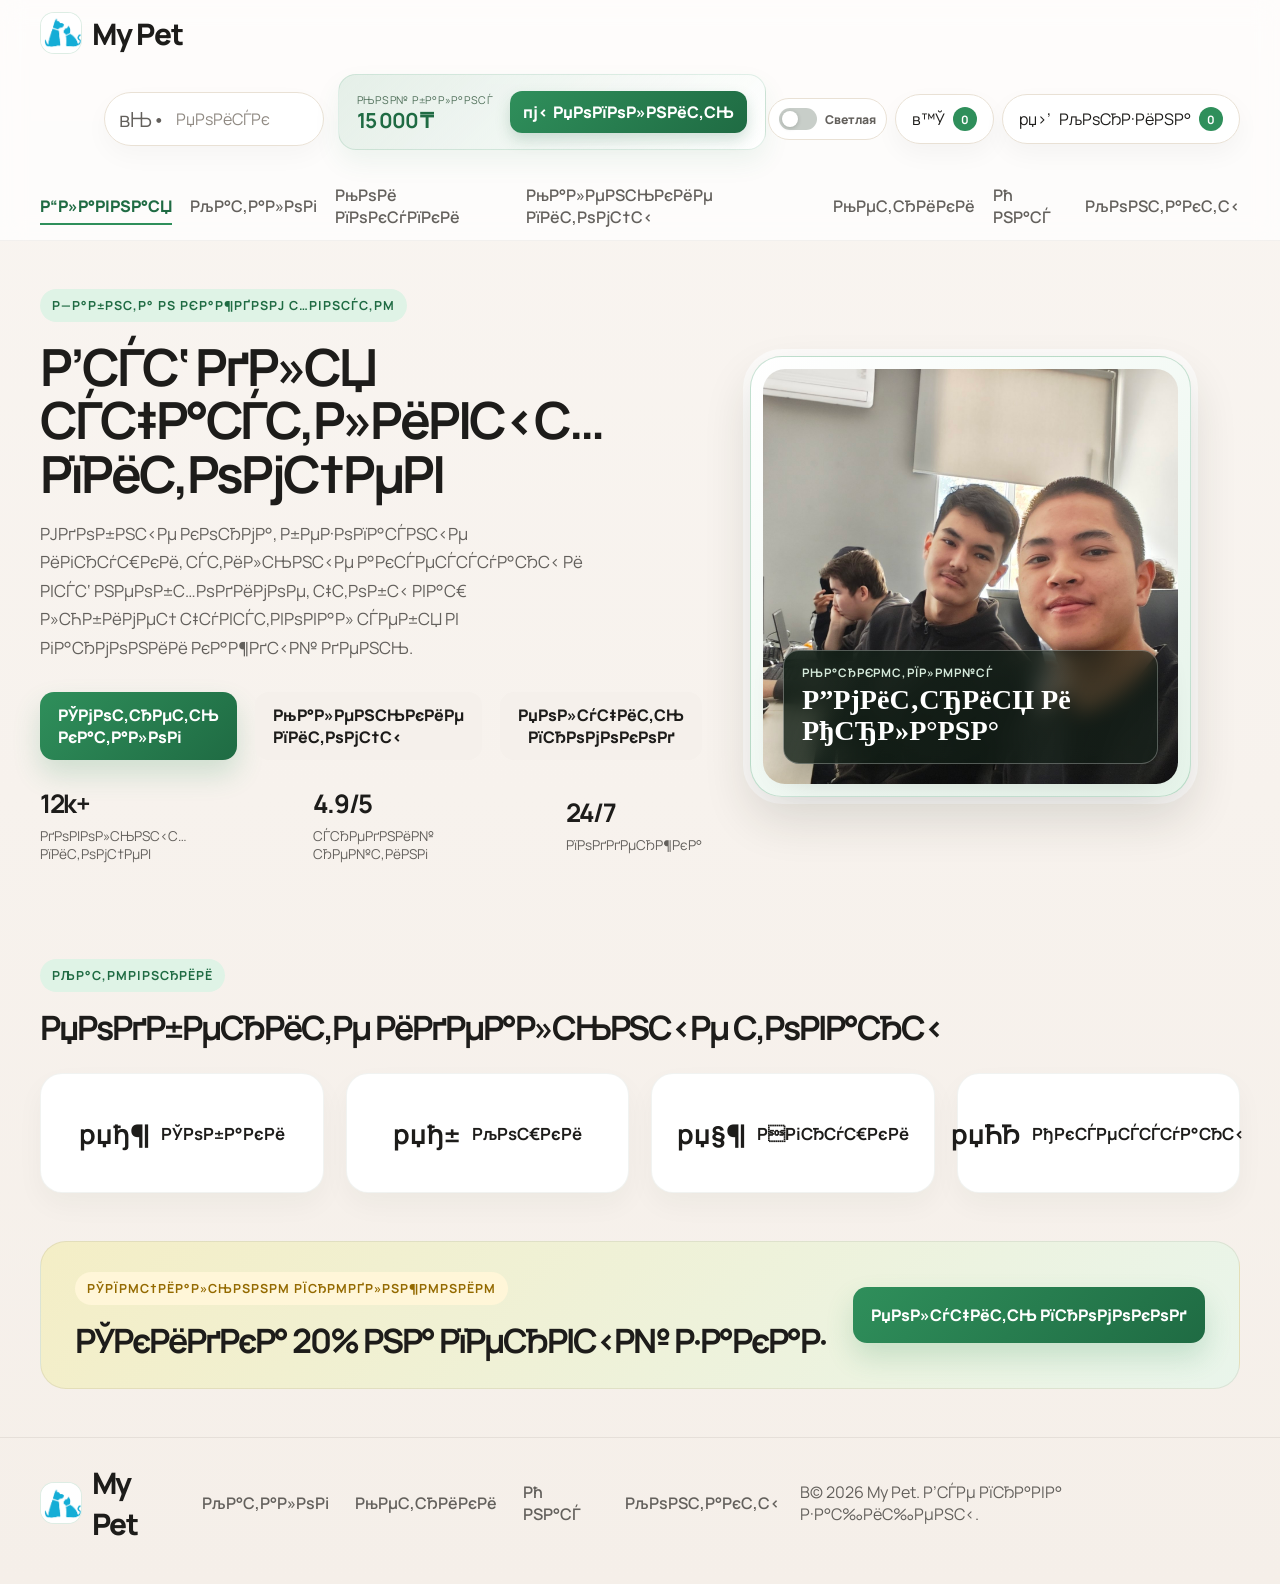
<file: index.html>
﻿<!DOCTYPE html>
<html lang="ru">
  <head>
    <meta charset="UTF-8" />
    <meta name="viewport" content="width=device-width, initial-scale=1.0" />
    <title>My Pet вЂ” РІСЃС‘ РґР»СЏ СЃС‡Р°СЃС‚Р»РёРІС‹С… РїРёС‚РѕРјС†РµРІ</title>
    <meta
      name="description"
      content="My Pet вЂ” СЃРѕРІСЂРµРјРµРЅРЅС‹Р№ Р·РѕРѕРјР°РіР°Р·РёРЅ СЃ С‚РѕРІР°СЂР°РјРё РґР»СЏ СЃРѕР±Р°Рє, РєРѕС€РµРє Рё РґРѕРјР°С€РЅРёС… Р»СЋР±РёРјС†РµРІ."
    />
    <link rel="preconnect" href="https://fonts.googleapis.com" />
    <link rel="preconnect" href="https://fonts.gstatic.com" crossorigin />
    <link
      href="https://fonts.googleapis.com/css2?family=Manrope:wght@400;500;600;700;800&display=swap"
      rel="stylesheet"
    />
    <link rel="icon" href="favicon.ico" type="image/x-icon" />
    <link rel="stylesheet" href="style.css?v=20261002" />
    <link rel="preconnect" href="index2.html">
  </head>
  <body>
    <div class="page-shell">
      <header class="site-header" id="top">
        <div class="container header-inner">
          <a href="index.html" class="logo" aria-label="My Pet home">
            <span class="logo-mark"><img class="logo-photo" src="images (1).png" alt="" /></span>
            <span>My Pet</span>
          </a>

          <nav class="main-nav" aria-label="РћСЃРЅРѕРІРЅРѕРµ РјРµРЅСЋ">
            <a href="index.html">Р“Р»Р°РІРЅР°СЏ</a>
            <a href="catalog.html">РљР°С‚Р°Р»РѕРі</a>
            <a href="orders.html">РњРѕРё РїРѕРєСѓРїРєРё</a>
            <a href="index2.html">РњР°Р»РµРЅСЊРєРёРµ РїРёС‚РѕРјС†С‹</a>
            <a href="metrics%20(1).html">РњРµС‚СЂРёРєРё</a>
            <a href="about.html">Рћ РЅР°СЃ</a>
            <a href="contacts.html">РљРѕРЅС‚Р°РєС‚С‹</a>
          </nav>

          <div class="header-tools">
            <label class="search-box" aria-label="РџРѕРёСЃРє С‚РѕРІР°СЂРѕРІ">
              <span class="search-icon">вЊ•</span>
              <input id="searchInput" type="search" placeholder="РџРѕРёСЃРє" />
            </label>

            <div class="wallet-panel header-wallet" aria-live="polite">
              <div class="wallet-copy">
                <span class="wallet-label">РњРѕР№ Р±Р°Р»Р°РЅСЃ</span>
                <strong class="wallet-value" data-balance-display>0 в‚ё</strong>
              </div>
              <button class="wallet-button" id="topUpBalanceButton" type="button">
                <span aria-hidden="true">пј‹</span> РџРѕРїРѕР»РЅРёС‚СЊ
              </button>
            </div>

            <label class="theme-toggle">
              <input id="themeToggle" type="checkbox" role="switch" aria-label="РўС‘РјРЅР°СЏ С‚РµРјР°" />
              <span class="theme-switch" aria-hidden="true"><span></span></span>
              <span class="theme-toggle-label" data-theme-label>РЎРІРµС‚Р»Р°СЏ</span>
            </label>

            <a class="icon-button" id="favoriteButton" href="favorites.html" aria-label="РР·Р±СЂР°РЅРЅРѕРµ">
              <span>в™Ў</span>
              <span class="count" id="favoriteCount">0</span>
            </a>

            <a class="cart-button" id="cartButton" href="cart.html" aria-label="РљРѕСЂР·РёРЅР°">
              <span>рџ›’</span>
              <span>РљРѕСЂР·РёРЅР°</span>
              <span class="count" id="cartCount">0</span>
            </a>
          </div>
        </div>
      </header>

      <main>
        <section class="hero container section-space">
          <div class="hero-copy">
            <span class="eyebrow">Р—Р°Р±РѕС‚Р° Рѕ РєР°Р¶РґРѕРј С…РІРѕСЃС‚Рµ</span>
            <h1>Р’СЃС‘ РґР»СЏ СЃС‡Р°СЃС‚Р»РёРІС‹С… РїРёС‚РѕРјС†РµРІ</h1>
            <p>
              РЈРґРѕР±РЅС‹Рµ РєРѕСЂРјР°, Р±РµР·РѕРїР°СЃРЅС‹Рµ РёРіСЂСѓС€РєРё, СЃС‚РёР»СЊРЅС‹Рµ Р°РєСЃРµСЃСЃСѓР°СЂС‹ Рё РІСЃС‘ РЅРµРѕР±С…РѕРґРёРјРѕРµ,
              С‡С‚РѕР±С‹ РІР°С€ Р»СЋР±РёРјРµС† С‡СѓРІСЃС‚РІРѕРІР°Р» СЃРµР±СЏ РІ РіР°СЂРјРѕРЅРёРё РєР°Р¶РґС‹Р№ РґРµРЅСЊ.
            </p>

            <div class="hero-actions">
              <a class="primary-btn" href="catalog.html">РЎРјРѕС‚СЂРµС‚СЊ РєР°С‚Р°Р»РѕРі</a>
              <a class="secondary-btn" href="index2.html">РњР°Р»РµРЅСЊРєРёРµ РїРёС‚РѕРјС†С‹</a>
              <button class="secondary-btn" id="promoButton" type="button">РџРѕР»СѓС‡РёС‚СЊ РїСЂРѕРјРѕРєРѕРґ</button>
            </div>
            <div class="hero-stats">
              <div>
                <strong>12k+</strong>
                <span>РґРѕРІРѕР»СЊРЅС‹С… РїРёС‚РѕРјС†РµРІ</span>
              </div>
              <div>
                <strong>4.9/5</strong>
                <span>СЃСЂРµРґРЅРёР№ СЂРµР№С‚РёРЅРі</span>
              </div>
              <div>
                <strong>24/7</strong>
                <span>РїРѕРґРґРµСЂР¶РєР°</span>
              </div>
            </div>
          </div>

          <div class="hero-visual">
            <div class="image-card">
              <img src="5330452060048136921.jpg" alt="РќР°С€Р° С„РѕС‚РѕРіСЂР°С„РёСЏ" />
              <div class="hero-photo-caption">
                <span>РњР°СЂРєРµС‚РїР»РµР№СЃ</span>
                <strong>Р”РјРёС‚СЂРёСЏ Рё РђСЂР»Р°РЅР°</strong>
              </div>
            </div>
          </div>
        </section>

        <section class="categories container section-space">
          <div class="section-heading">
            <span class="eyebrow">РљР°С‚РµРіРѕСЂРёРё</span>
            <h2>РџРѕРґР±РµСЂРёС‚Рµ РёРґРµР°Р»СЊРЅС‹Рµ С‚РѕРІР°СЂС‹</h2>
          </div>

          <div class="category-grid">
            <a class="category-card" data-category="dogs" href="catalog.html?category=dogs">
              <span class="category-icon">рџђ¶</span>
              <span>РЎРѕР±Р°РєРё</span>
            </a>
            <a class="category-card" data-category="cats" href="catalog.html?category=cats">
              <span class="category-icon">рџђ±</span>
              <span>РљРѕС€РєРё</span>
            </a>
            <a class="category-card" data-category="toys" href="catalog.html?category=toys">
              <span class="category-icon">рџ§¶</span>
              <span>РРіСЂСѓС€РєРё</span>
            </a>
            <a class="category-card" data-category="accessories" href="catalog.html?category=accessories">
              <span class="category-icon">рџЋЂ</span>
              <span>РђРєСЃРµСЃСЃСѓР°СЂС‹</span>
            </a>
          </div>
        </section>

        <section class="promo-strip container section-space">
          <div class="promo-content">
            <div>
              <span class="eyebrow accent">РЎРїРµС†РёР°Р»СЊРЅРѕРµ РїСЂРµРґР»РѕР¶РµРЅРёРµ</span>
              <h2>РЎРєРёРґРєР° 20% РЅР° РїРµСЂРІС‹Р№ Р·Р°РєР°Р·</h2>
            </div>
            <button class="primary-btn" id="promoButtonStrip" type="button">РџРѕР»СѓС‡РёС‚СЊ РїСЂРѕРјРѕРєРѕРґ</button>
          </div>
        </section>

      </main>

      <footer class="site-footer">
        <div class="container footer-inner">
          <div>
            <a href="#top" class="logo footer-logo">
              <span class="logo-mark"><img class="logo-photo" src="images (1).png" alt="" /></span>
              <span>My Pet</span>
            </a>
          </div>
          <div class="footer-links">
            <a href="catalog.html">РљР°С‚Р°Р»РѕРі</a>
            <a href="metrics%20(1).html">РњРµС‚СЂРёРєРё</a>
            <a href="about.html">Рћ РЅР°СЃ</a>
            <a href="contacts.html">РљРѕРЅС‚Р°РєС‚С‹</a>
          </div>
          <div class="copyright">В© 2026 My Pet. Р’СЃРµ РїСЂР°РІР° Р·Р°С‰РёС‰РµРЅС‹.</div>
        </div>
      </footer>
    </div>

    <button class="scroll-top" id="scrollTop" type="button" aria-label="РќР°РІРµСЂС…">в†‘</button>

    <div class="modal" id="cartModal" aria-hidden="true">
      <div class="modal-backdrop" data-close="cartModal"></div>
      <div class="modal-dialog cart-modal" role="dialog" aria-modal="true" aria-labelledby="cartTitle">
        <div class="modal-header">
          <h3 id="cartTitle">РљРѕСЂР·РёРЅР°</h3>
          <button class="close-btn" type="button" data-close="cartModal" aria-label="Р—Р°РєСЂС‹С‚СЊ РєРѕСЂР·РёРЅСѓ">Г—</button>
        </div>
        <div class="cart-content" id="cartContent"></div>
      </div>
    </div>

    <div class="modal" id="promoModal" aria-hidden="true">
      <div class="modal-backdrop" data-close="promoModal"></div>
      <div class="modal-dialog promo-modal" role="dialog" aria-modal="true" aria-labelledby="promoTitle">
        <div class="modal-header">
          <h3 id="promoTitle">Р’Р°С€ РїСЂРѕРјРѕРєРѕРґ</h3>
          <button class="close-btn" type="button" data-close="promoModal" aria-label="Р—Р°РєСЂС‹С‚СЊ РїСЂРѕРјРѕРєРѕРґ">Г—</button>
        </div>
        <div class="promo-content-box">
          <p>РСЃРїРѕР»СЊР·СѓР№С‚Рµ РїСЂРѕРјРѕРєРѕРґ РїСЂРё РѕС„РѕСЂРјР»РµРЅРёРё Р·Р°РєР°Р·Р°:</p>
          <div class="promo-code" id="promoCodeBox">PAWS20</div>
          <button class="primary-btn" type="button" id="copyPromoCode">РљРѕРїРёСЂРѕРІР°С‚СЊ</button>
        </div>
      </div>
    </div>

    <div class="modal" id="balanceModal" aria-hidden="true">
      <div class="modal-backdrop" data-close="balanceModal"></div>
      <div class="modal-dialog payment-modal" role="dialog" aria-modal="true" aria-labelledby="balanceTitle">
        <div class="modal-header">
          <h3 id="balanceTitle">РџРѕРїРѕР»РЅРµРЅРёРµ Р±Р°Р»Р°РЅСЃР°</h3>
          <button class="close-btn" type="button" data-close="balanceModal" aria-label="Р—Р°РєСЂС‹С‚СЊ РїРѕРїРѕР»РЅРµРЅРёРµ Р±Р°Р»Р°РЅСЃР°">Г—</button>
        </div>

        <div class="payment-content">
          <div class="payment-summary">
            <span>РЎСѓРјРјР° РїРѕРїРѕР»РЅРµРЅРёСЏ</span>
            <strong id="balanceTopUpAmount">0 в‚ё</strong>
          </div>

          <div class="bank-badge">
            <span>рџ’і</span>
            <strong>РћРїР»Р°С‚Р° С‡РµСЂРµР· Kaspi Bank</strong>
          </div>

          <div class="form-field wide-field">
            <label for="balanceAmountInput">РЎСѓРјРјР°</label>
            <input id="balanceAmountInput" type="number" min="500" step="500" value="5000" />
          </div>

          <div class="payment-actions">
            <button class="secondary-btn" type="button" id="cancelTopUpBtn">РћС‚РјРµРЅР°</button>
            <button class="primary-btn" type="button" id="confirmTopUpBtn">РџРѕРїРѕР»РЅРёС‚СЊ</button>
          </div>
        </div>
      </div>
    </div>

    <div class="modal" id="paymentModal" aria-hidden="true">
      <div class="modal-backdrop" data-close="paymentModal"></div>
      <div class="modal-dialog payment-modal" role="dialog" aria-modal="true" aria-labelledby="paymentTitle">
        <div class="modal-header">
          <h3 id="paymentTitle">РЎРїРѕСЃРѕР± РѕРїР»Р°С‚С‹</h3>
          <button class="close-btn" type="button" data-close="paymentModal" aria-label="Р—Р°РєСЂС‹С‚СЊ СЃРїРѕСЃРѕР± РѕРїР»Р°С‚С‹">Г—</button>
        </div>
        <div class="payment-content">
          <div class="payment-summary">
            <span>Рљ РѕРїР»Р°С‚Рµ</span>
            <strong id="paymentTotal">0 в‚ё</strong>
          </div>

          <div class="payment-summary">
            <span>РћСЃС‚Р°РЅРµС‚СЃСЏ РЅР° Р±Р°Р»Р°РЅСЃРµ</span>
            <strong id="paymentBalance">0 в‚ё</strong>
          </div>

          <div class="payment-methods" role="radiogroup" aria-label="РЎРїРѕСЃРѕР± РѕРїР»Р°С‚С‹">
            <label class="payment-option">
              <input type="radio" name="paymentMethod" value="card" checked />
              <span>РљР°СЃРїРё Р‘Р°РЅРє</span>
            </label>
          </div>

          <div class="payment-card-panel" id="cardPaymentPanel">
            <div class="saved-card-box" id="savedCardBox"></div>

            <div class="bank-badge">
              <span>рџ’і</span>
              <strong>РћРїР»Р°С‚Р° С‡РµСЂРµР· Kaspi Bank</strong>
            </div>

            <div class="form-grid">
              <div class="form-field wide-field">
                <label for="cardHolder">Р’Р»Р°РґРµР»РµС† РєР°СЂС‚С‹</label>
                <input id="cardHolder" name="cardHolder" type="text" placeholder="РРІР°РЅ РРІР°РЅРѕРІ" />
              </div>
              <div class="form-field wide-field">
                <label for="cardNumber">РќРѕРјРµСЂ РєР°СЂС‚С‹ Kaspi</label>
                <input id="cardNumber" name="cardNumber" type="text" inputmode="numeric" maxlength="19" placeholder="1234 5678 9012 3456" />
              </div>
              <div class="form-field">
                <label for="cardExpiry">РЎСЂРѕРє</label>
                <input id="cardExpiry" name="cardExpiry" type="text" inputmode="numeric" maxlength="5" placeholder="MM/YY" />
              </div>
              <div class="form-field">
                <label for="cardCvv">CVV</label>
                <input id="cardCvv" name="cardCvv" type="password" inputmode="numeric" maxlength="4" placeholder="123" />
              </div>
            </div>

            <label class="save-card-box">
              <input type="checkbox" id="saveCardCheckbox" checked />
              <span>РџСЂРёРІСЏР·Р°С‚СЊ РєР°СЂС‚Сѓ Kaspi РґР»СЏ СЃР»РµРґСѓСЋС‰РёС… Р·Р°РєР°Р·РѕРІ</span>
            </label>
          </div>

          <div class="payment-actions">
            <button class="secondary-btn" type="button" data-close="paymentModal">РћС‚РјРµРЅР°</button>
            <button class="primary-btn" type="button" id="confirmPaymentBtn">РћРїР»Р°С‚РёС‚СЊ</button>
          </div>
        </div>
      </div>
    </div>

    <div class="toast-container" id="toastContainer" aria-live="polite" aria-atomic="true"></div>

    <script src="script.js?v=20261002"></script>
  </body>
</html>
</file>
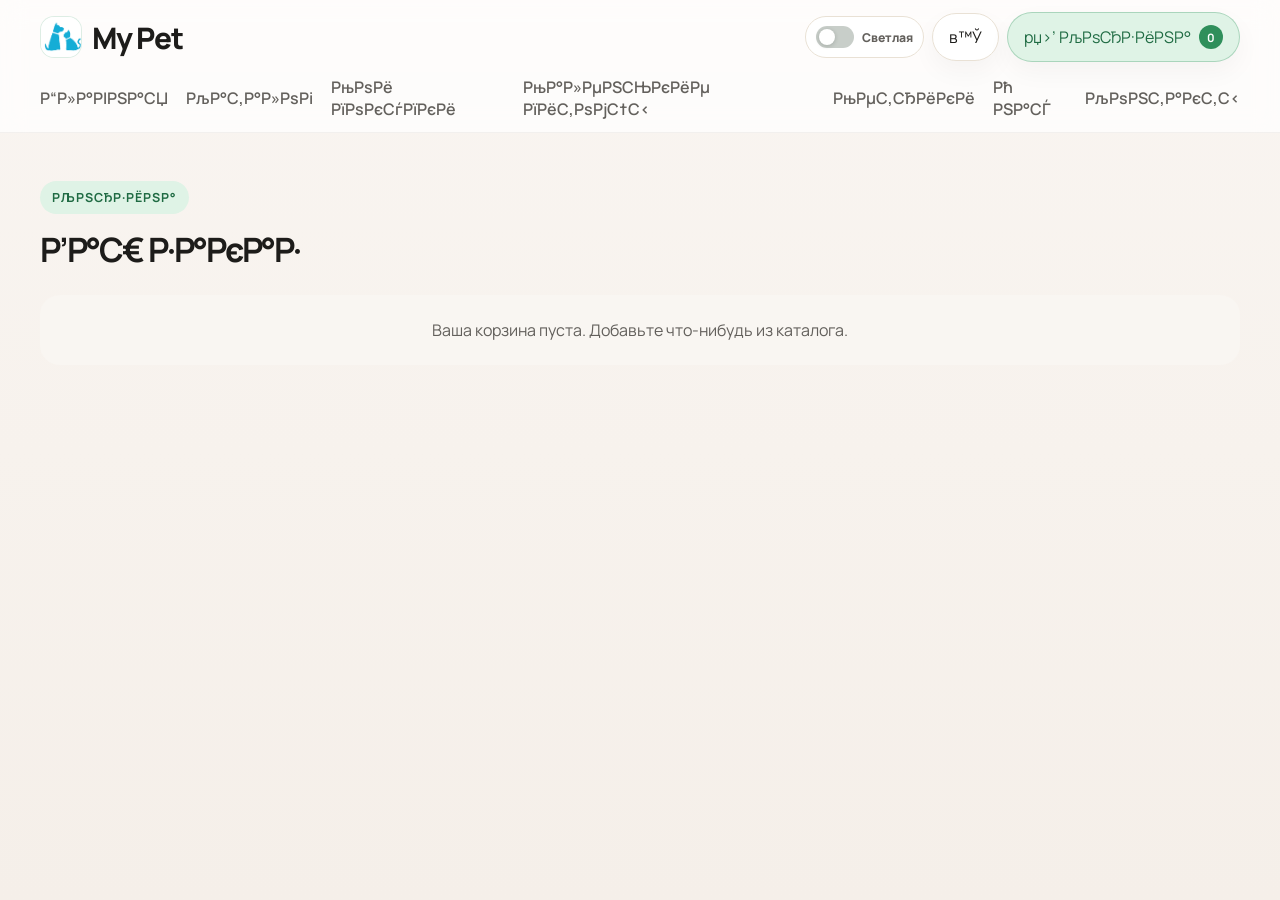
<file: cart.html>
﻿<!DOCTYPE html>
<html lang="ru">
  <head>
    <meta charset="UTF-8" />
    <meta name="viewport" content="width=device-width, initial-scale=1.0" />
    <title>My Pet вЂ” РљРѕСЂР·РёРЅР°</title>
    <link rel="preconnect" href="https://fonts.googleapis.com" />
    <link rel="preconnect" href="https://fonts.gstatic.com" crossorigin />
    <link href="https://fonts.googleapis.com/css2?family=Manrope:wght@400;500;600;700;800&display=swap" rel="stylesheet" />
    <link rel="stylesheet" href="style.css?v=20261002" />
  </head>
  <body>
    <div class="page-shell">
      <header class="site-header">
        <div class="container header-inner">
          <a href="index.html" class="logo" aria-label="My Pet home"><span class="logo-mark"><img class="logo-photo" src="images (1).png" alt="" /></span><span>My Pet</span></a>
          <nav class="main-nav" aria-label="РћСЃРЅРѕРІРЅРѕРµ РјРµРЅСЋ">
            <a href="index.html">Р“Р»Р°РІРЅР°СЏ</a><a href="catalog.html">РљР°С‚Р°Р»РѕРі</a><a href="orders.html">РњРѕРё РїРѕРєСѓРїРєРё</a>
            <a href="index2.html">РњР°Р»РµРЅСЊРєРёРµ РїРёС‚РѕРјС†С‹</a><a href="metrics%20(1).html">РњРµС‚СЂРёРєРё</a><a href="about.html">Рћ РЅР°СЃ</a><a href="contacts.html">РљРѕРЅС‚Р°РєС‚С‹</a>
          </nav>
          <div class="header-tools"><label class="theme-toggle"><input id="themeToggle" type="checkbox" role="switch" aria-label="РўС‘РјРЅР°СЏ С‚РµРјР°" /><span class="theme-switch" aria-hidden="true"><span></span></span><span class="theme-toggle-label" data-theme-label>РЎРІРµС‚Р»Р°СЏ</span></label><a class="icon-button" href="favorites.html" aria-label="РР·Р±СЂР°РЅРЅРѕРµ">в™Ў</a><a class="cart-button" href="cart.html">рџ›’ РљРѕСЂР·РёРЅР° <span class="count" id="cartCount">0</span></a></div>
        </div>
      </header>
      <main class="container section-space">
        <section class="orders">
          <div class="section-heading"><span class="eyebrow">РљРѕСЂР·РёРЅР°</span><h1 class="section-heading-title">Р’Р°С€ Р·Р°РєР°Р·</h1></div>
          <div class="cart-content" id="cartContent"></div>
        </section>
      </main>
    </div>
    <div class="modal" id="paymentModal" aria-hidden="true">
      <div class="modal-backdrop" data-close="paymentModal"></div>
      <div class="modal-dialog payment-modal" role="dialog" aria-modal="true" aria-labelledby="paymentTitle">
        <div class="modal-header"><h3 id="paymentTitle">РЎРїРѕСЃРѕР± РѕРїР»Р°С‚С‹</h3><button class="close-btn" type="button" data-close="paymentModal" aria-label="Р—Р°РєСЂС‹С‚СЊ СЃРїРѕСЃРѕР± РѕРїР»Р°С‚С‹">Г—</button></div>
        <div class="payment-content">
          <div class="payment-summary"><span>Рљ РѕРїР»Р°С‚Рµ</span><strong id="paymentTotal">0 в‚ё</strong></div>
          <div class="payment-summary"><span>РћСЃС‚Р°РЅРµС‚СЃСЏ РЅР° Р±Р°Р»Р°РЅСЃРµ</span><strong id="paymentBalance">0 в‚ё</strong></div>
          <div class="payment-methods" role="radiogroup" aria-label="РЎРїРѕСЃРѕР± РѕРїР»Р°С‚С‹"><label class="payment-option"><input type="radio" name="paymentMethod" value="card" checked /><span>Kaspi Bank</span></label></div>
          <div class="payment-card-panel" id="cardPaymentPanel">
            <div class="saved-card-box" id="savedCardBox"></div>
            <div class="bank-badge"><span>рџ’і</span><strong>РћРїР»Р°С‚Р° С‡РµСЂРµР· Kaspi Bank</strong></div>
            <div class="form-grid">
              <div class="form-field wide-field"><label for="cardHolder">Р’Р»Р°РґРµР»РµС† РєР°СЂС‚С‹</label><input id="cardHolder" name="cardHolder" type="text" placeholder="РРјСЏ РІР»Р°РґРµР»СЊС†Р°" /></div>
              <div class="form-field wide-field"><label for="cardNumber">РќРѕРјРµСЂ РєР°СЂС‚С‹ Kaspi</label><input id="cardNumber" name="cardNumber" type="text" inputmode="numeric" maxlength="19" placeholder="1234 5678 9012 3456" /></div>
              <div class="form-field"><label for="cardExpiry">РЎСЂРѕРє</label><input id="cardExpiry" name="cardExpiry" type="text" inputmode="numeric" maxlength="5" placeholder="MM/YY" /></div>
              <div class="form-field"><label for="cardCvv">CVV</label><input id="cardCvv" name="cardCvv" type="password" inputmode="numeric" maxlength="4" placeholder="123" /></div>
            </div>
            <label class="save-card-box"><input type="checkbox" id="saveCardCheckbox" checked /><span>РџСЂРёРІСЏР·Р°С‚СЊ РєР°СЂС‚Сѓ Kaspi РґР»СЏ СЃР»РµРґСѓСЋС‰РёС… Р·Р°РєР°Р·РѕРІ</span></label>
          </div>
          <div class="payment-actions"><button class="secondary-btn" type="button" data-close="paymentModal">РћС‚РјРµРЅР°</button><button class="primary-btn" type="button" id="confirmPaymentBtn">РћРїР»Р°С‚РёС‚СЊ</button></div>
        </div>
      </div>
    </div>
    <div class="toast-container" id="toastContainer" aria-live="polite" aria-atomic="true"></div>
    <script src="script.js?v=20261002"></script>
  </body>
</html>
</file>
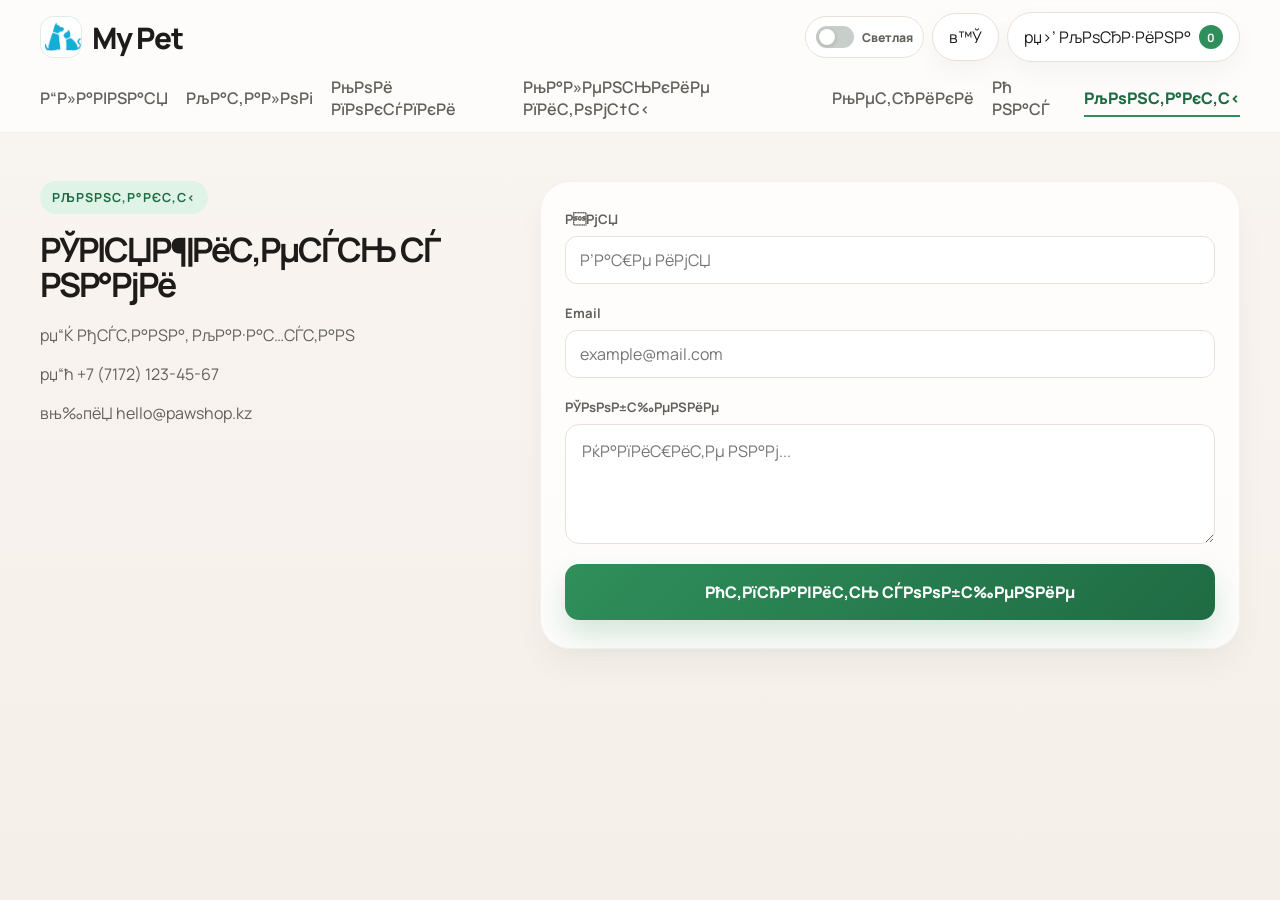
<file: contacts.html>
﻿<!DOCTYPE html>
<html lang="ru">
  <head>
    <meta charset="UTF-8" />
    <meta name="viewport" content="width=device-width, initial-scale=1.0" />
    <title>My Pet вЂ” РљРѕРЅС‚Р°РєС‚С‹</title>
    <link rel="preconnect" href="https://fonts.googleapis.com" />
    <link rel="preconnect" href="https://fonts.gstatic.com" crossorigin />
    <link href="https://fonts.googleapis.com/css2?family=Manrope:wght@400;500;600;700;800&display=swap" rel="stylesheet" />
    <link rel="stylesheet" href="style.css?v=20261002" />
  </head>
  <body>
    <div class="page-shell">
      <header class="site-header">
        <div class="container header-inner">
          <a href="index.html" class="logo" aria-label="My Pet home"><span class="logo-mark"><img class="logo-photo" src="images (1).png" alt="" /></span><span>My Pet</span></a>
          <nav class="main-nav" aria-label="РћСЃРЅРѕРІРЅРѕРµ РјРµРЅСЋ">
            <a href="index.html">Р“Р»Р°РІРЅР°СЏ</a><a href="catalog.html">РљР°С‚Р°Р»РѕРі</a><a href="orders.html">РњРѕРё РїРѕРєСѓРїРєРё</a>
            <a href="index2.html">РњР°Р»РµРЅСЊРєРёРµ РїРёС‚РѕРјС†С‹</a><a href="metrics%20(1).html">РњРµС‚СЂРёРєРё</a><a href="about.html">Рћ РЅР°СЃ</a><a href="contacts.html">РљРѕРЅС‚Р°РєС‚С‹</a>
          </nav>
          <div class="header-tools"><label class="theme-toggle"><input id="themeToggle" type="checkbox" role="switch" aria-label="РўС‘РјРЅР°СЏ С‚РµРјР°" /><span class="theme-switch" aria-hidden="true"><span></span></span><span class="theme-toggle-label" data-theme-label>РЎРІРµС‚Р»Р°СЏ</span></label><a class="icon-button" href="favorites.html" aria-label="РР·Р±СЂР°РЅРЅРѕРµ">в™Ў</a><a class="cart-button" href="cart.html">рџ›’ РљРѕСЂР·РёРЅР° <span class="count" id="cartCount">0</span></a></div>
        </div>
      </header>
      <main class="container section-space">
        <section class="contacts">
          <div class="contact-details">
            <span class="eyebrow">РљРѕРЅС‚Р°РєС‚С‹</span><h2>РЎРІСЏР¶РёС‚РµСЃСЊ СЃ РЅР°РјРё</h2>
            <ul class="contact-list"><li>рџ“Ќ РђСЃС‚Р°РЅР°, РљР°Р·Р°С…СЃС‚Р°РЅ</li><li>рџ“ћ +7 (7172) 123-45-67</li><li>вњ‰пёЏ hello@pawshop.kz</li></ul>
          </div>
          <form class="contact-form" id="contactForm" novalidate>
            <div class="form-field"><label for="name">РРјСЏ</label><input id="name" name="name" type="text" placeholder="Р’Р°С€Рµ РёРјСЏ" /></div>
            <div class="form-field"><label for="email">Email</label><input id="email" name="email" type="email" placeholder="example@mail.com" /></div>
            <div class="form-field"><label for="message">РЎРѕРѕР±С‰РµРЅРёРµ</label><textarea id="message" name="message" rows="4" placeholder="РќР°РїРёС€РёС‚Рµ РЅР°Рј..."></textarea></div>
            <button class="primary-btn" type="submit">РћС‚РїСЂР°РІРёС‚СЊ СЃРѕРѕР±С‰РµРЅРёРµ</button>
          </form>
        </section>
      </main>
    </div>
    <div class="toast-container" id="toastContainer" aria-live="polite" aria-atomic="true"></div>
    <script src="script.js?v=20261002"></script>
  </body>
</html>
</file>
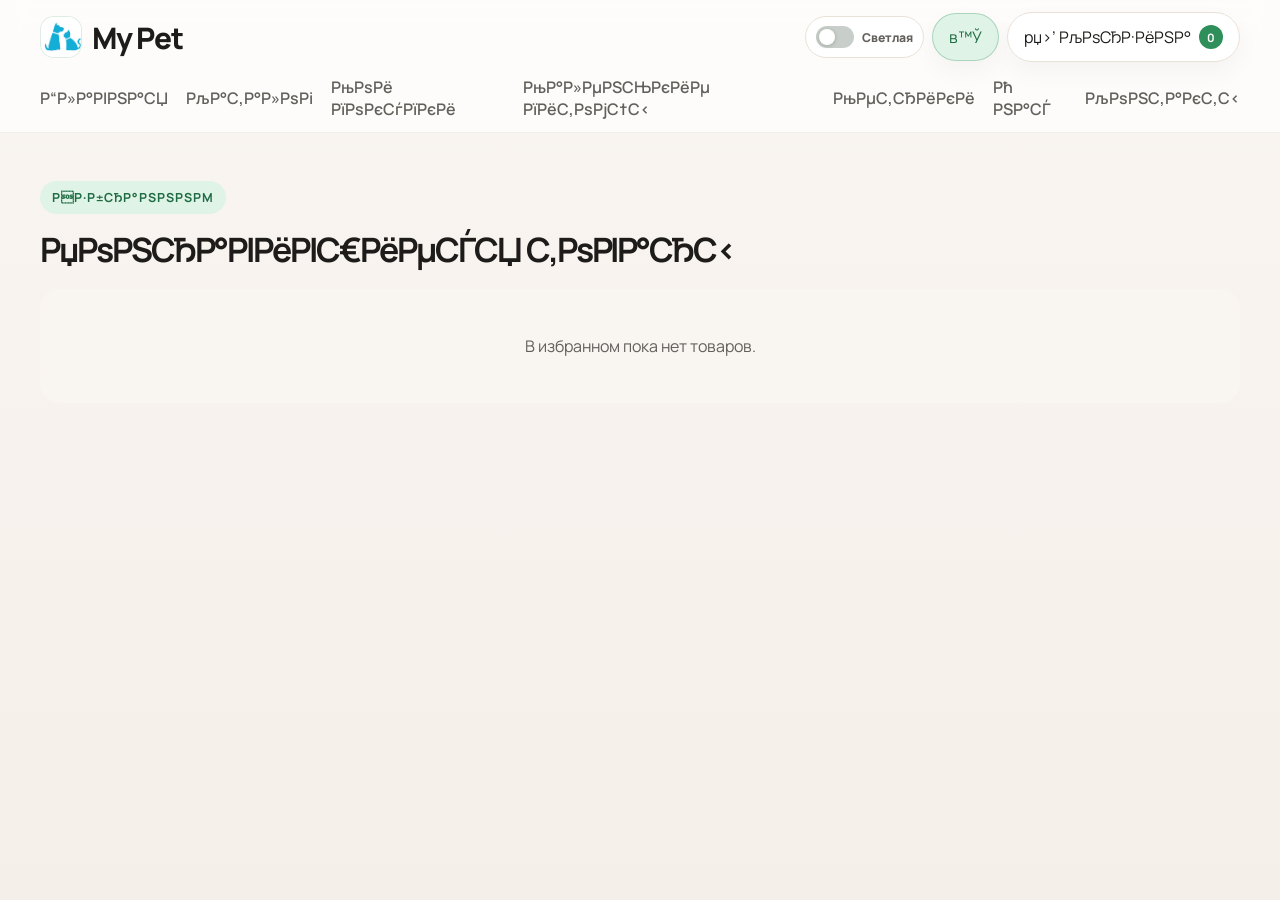
<file: favorites.html>
﻿<!DOCTYPE html>
<html lang="ru">
  <head>
    <meta charset="UTF-8" />
    <meta name="viewport" content="width=device-width, initial-scale=1.0" />
    <title>My Pet вЂ” РР·Р±СЂР°РЅРЅРѕРµ</title>
    <link rel="preconnect" href="https://fonts.googleapis.com" />
    <link rel="preconnect" href="https://fonts.gstatic.com" crossorigin />
    <link href="https://fonts.googleapis.com/css2?family=Manrope:wght@400;500;600;700;800&display=swap" rel="stylesheet" />
    <link rel="stylesheet" href="style.css?v=20261002" />
  </head>
  <body>
    <div class="page-shell">
      <header class="site-header">
        <div class="container header-inner">
          <a href="index.html" class="logo" aria-label="My Pet home"><span class="logo-mark"><img class="logo-photo" src="images (1).png" alt="" /></span><span>My Pet</span></a>
          <nav class="main-nav" aria-label="РћСЃРЅРѕРІРЅРѕРµ РјРµРЅСЋ">
            <a href="index.html">Р“Р»Р°РІРЅР°СЏ</a><a href="catalog.html">РљР°С‚Р°Р»РѕРі</a><a href="orders.html">РњРѕРё РїРѕРєСѓРїРєРё</a>
            <a href="index2.html">РњР°Р»РµРЅСЊРєРёРµ РїРёС‚РѕРјС†С‹</a><a href="metrics%20(1).html">РњРµС‚СЂРёРєРё</a><a href="about.html">Рћ РЅР°СЃ</a><a href="contacts.html">РљРѕРЅС‚Р°РєС‚С‹</a>
          </nav>
          <div class="header-tools"><label class="theme-toggle"><input id="themeToggle" type="checkbox" role="switch" aria-label="РўС‘РјРЅР°СЏ С‚РµРјР°" /><span class="theme-switch" aria-hidden="true"><span></span></span><span class="theme-toggle-label" data-theme-label>РЎРІРµС‚Р»Р°СЏ</span></label><a class="icon-button" href="favorites.html" aria-label="РР·Р±СЂР°РЅРЅРѕРµ">в™Ў</a><a class="cart-button" href="cart.html">рџ›’ РљРѕСЂР·РёРЅР° <span class="count" id="cartCount">0</span></a></div>
        </div>
      </header>
      <main class="container section-space">
        <section class="catalog">
          <div class="catalog-header"><div><span class="eyebrow">РР·Р±СЂР°РЅРЅРѕРµ</span><h1 class="section-heading-title">РџРѕРЅСЂР°РІРёРІС€РёРµСЃСЏ С‚РѕРІР°СЂС‹</h1></div></div>
          <div class="product-grid" id="productGrid" data-favorites-only="true" aria-live="polite"></div>
        </section>
      </main>
    </div>
    <div class="toast-container" id="toastContainer" aria-live="polite" aria-atomic="true"></div>
    <script src="script.js?v=20261002"></script>
  </body>
</html>
</file>
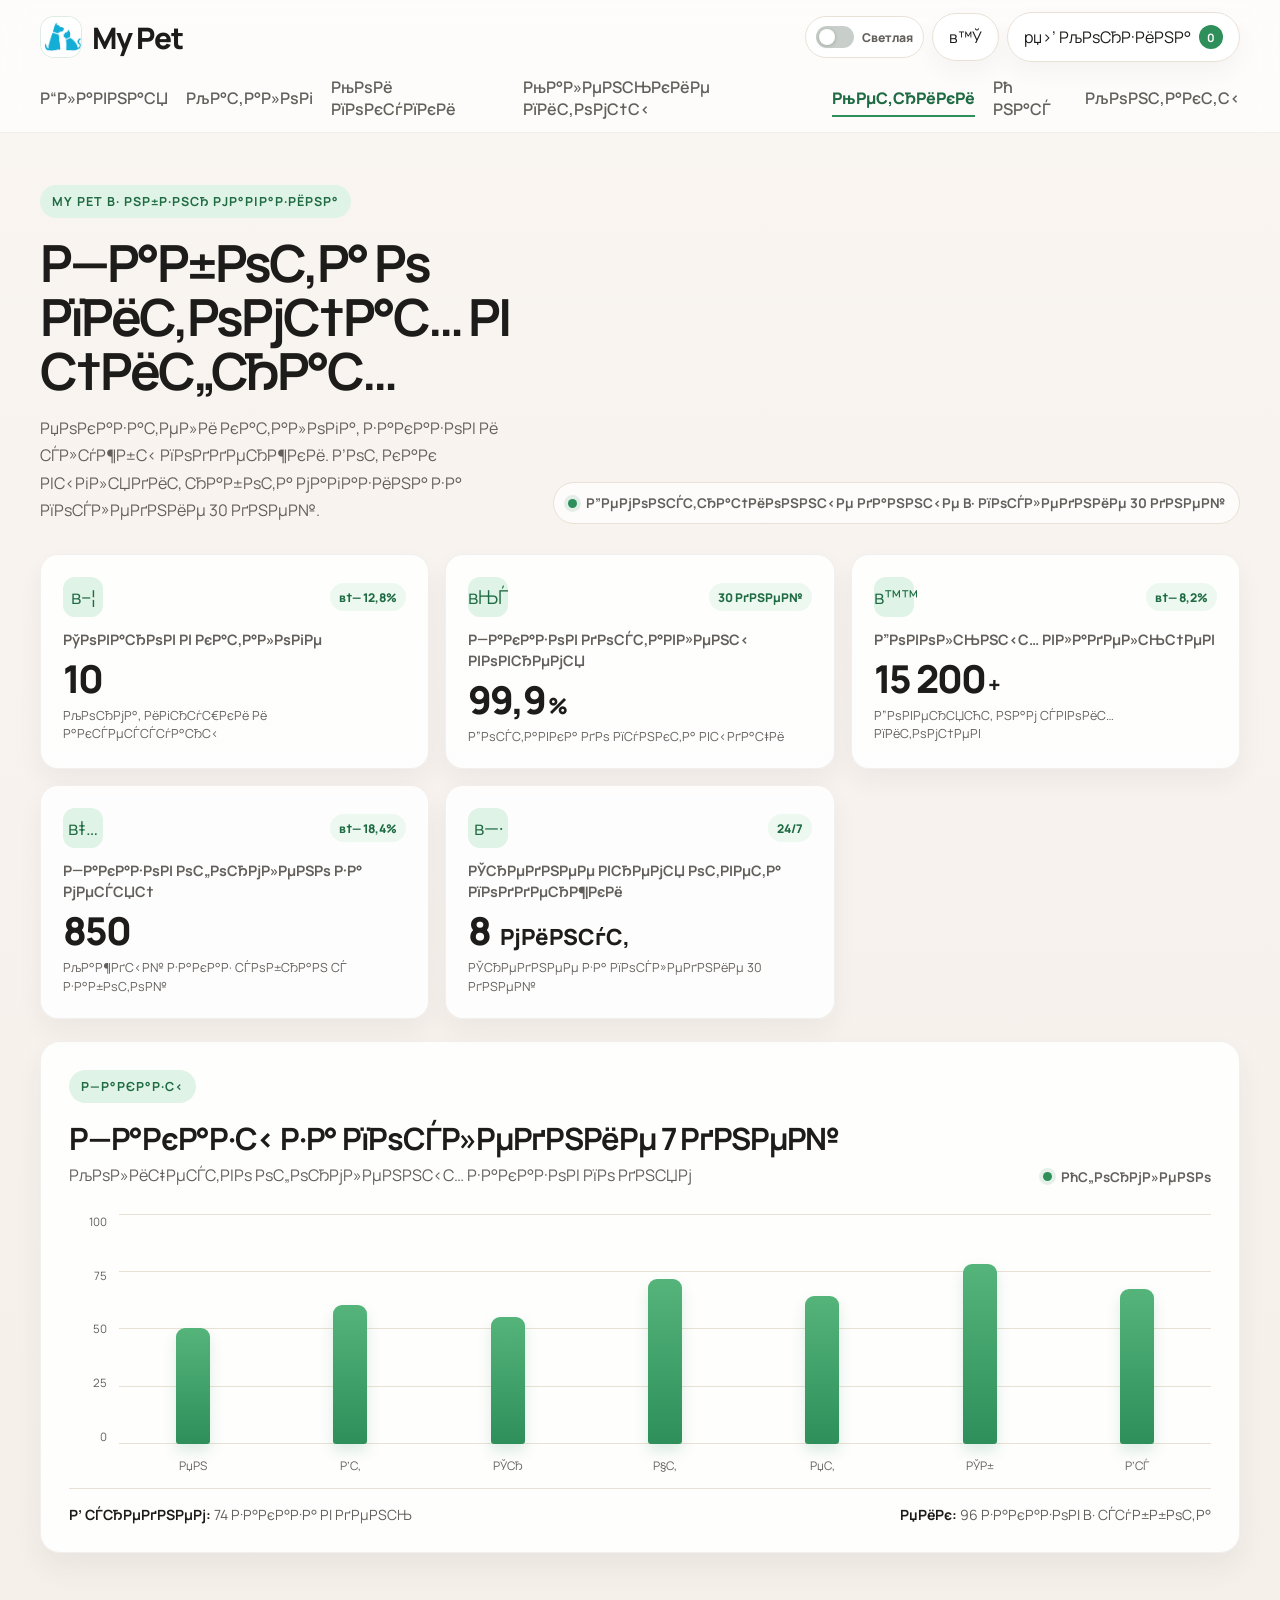
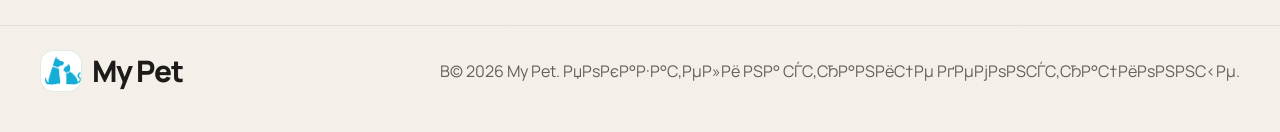
<file: metrics (1).html>
﻿<!DOCTYPE html>
<html lang="ru">
  <head>
    <meta charset="UTF-8" />
    <meta name="viewport" content="width=device-width, initial-scale=1.0" />
    <meta
      name="description"
      content="Р”РµРјРѕРЅСЃС‚СЂР°С†РёРѕРЅРЅС‹Рµ РїРѕРєР°Р·Р°С‚РµР»Рё РєР°С‚Р°Р»РѕРіР°, Р·Р°РєР°Р·РѕРІ Рё СЃР»СѓР¶Р±С‹ РїРѕРґРґРµСЂР¶РєРё My Pet."
    />
    <title>My Pet вЂ” РњРµС‚СЂРёРєРё</title>
    <link rel="preconnect" href="https://fonts.googleapis.com" />
    <link rel="preconnect" href="https://fonts.gstatic.com" crossorigin />
    <link
      href="https://fonts.googleapis.com/css2?family=Manrope:wght@400;500;600;700;800&display=swap"
      rel="stylesheet"
    />
    <link rel="icon" href="favicon.ico" type="image/x-icon" />
    <link rel="stylesheet" href="style.css?v=20261002" />
  </head>
  <body>
    <div class="page-shell metrics-page">
      <header class="site-header" id="top">
        <div class="container header-inner">
          <a href="index.html" class="logo" aria-label="My Pet home">
            <span class="logo-mark"><img class="logo-photo" src="images (1).png" alt="" /></span>
            <span>My Pet</span>
          </a>

          <nav class="main-nav" aria-label="РћСЃРЅРѕРІРЅРѕРµ РјРµРЅСЋ">
            <a href="index.html">Р“Р»Р°РІРЅР°СЏ</a>
            <a href="catalog.html">РљР°С‚Р°Р»РѕРі</a>
            <a href="orders.html">РњРѕРё РїРѕРєСѓРїРєРё</a>
            <a href="index2.html">РњР°Р»РµРЅСЊРєРёРµ РїРёС‚РѕРјС†С‹</a>
            <a href="metrics%20(1).html" aria-current="page">РњРµС‚СЂРёРєРё</a>
            <a href="about.html">Рћ РЅР°СЃ</a>
            <a href="contacts.html">РљРѕРЅС‚Р°РєС‚С‹</a>
          </nav>

          <div class="header-tools">
            <label class="theme-toggle"><input id="themeToggle" type="checkbox" role="switch" aria-label="РўС‘РјРЅР°СЏ С‚РµРјР°" /><span class="theme-switch" aria-hidden="true"><span></span></span><span class="theme-toggle-label" data-theme-label>РЎРІРµС‚Р»Р°СЏ</span></label>
            <a class="icon-button" href="favorites.html" aria-label="РР·Р±СЂР°РЅРЅРѕРµ">в™Ў</a>
            <a class="cart-button" href="cart.html">рџ›’ РљРѕСЂР·РёРЅР° <span class="count" id="cartCount">0</span></a>
          </div>
        </div>
      </header>

      <main class="container metrics-main">
        <section class="metrics-intro" aria-labelledby="metrics-title">
          <div>
            <span class="eyebrow">My Pet В· РѕР±Р·РѕСЂ РјР°РіР°Р·РёРЅР°</span>
            <h1 id="metrics-title">Р—Р°Р±РѕС‚Р° Рѕ РїРёС‚РѕРјС†Р°С… РІ С†РёС„СЂР°С…</h1>
            <p>
              РџРѕРєР°Р·Р°С‚РµР»Рё РєР°С‚Р°Р»РѕРіР°, Р·Р°РєР°Р·РѕРІ Рё СЃР»СѓР¶Р±С‹ РїРѕРґРґРµСЂР¶РєРё. Р’РѕС‚ РєР°Рє РІС‹РіР»СЏРґРёС‚ СЂР°Р±РѕС‚Р° РјР°РіР°Р·РёРЅР°
              Р·Р° РїРѕСЃР»РµРґРЅРёРµ 30 РґРЅРµР№.
            </p>
          </div>
          <div class="metrics-updated">
            <span class="metrics-live-dot" aria-hidden="true"></span>
            Р”РµРјРѕРЅСЃС‚СЂР°С†РёРѕРЅРЅС‹Рµ РґР°РЅРЅС‹Рµ В· РїРѕСЃР»РµРґРЅРёРµ 30 РґРЅРµР№
          </div>
        </section>

        <section class="metrics-grid" aria-label="РљР»СЋС‡РµРІС‹Рµ РїРѕРєР°Р·Р°С‚РµР»Рё РјР°РіР°Р·РёРЅР°">
          <article class="metric-card">
            <div class="metric-card-top">
              <span class="metric-icon" aria-hidden="true">в–¦</span>
              <span class="metric-trend">в†— 12,8%</span>
            </div>
            <p class="metric-label">РўРѕРІР°СЂРѕРІ РІ РєР°С‚Р°Р»РѕРіРµ</p>
            <p class="metric-value">10</p>
            <p class="metric-note">РљРѕСЂРјР°, РёРіСЂСѓС€РєРё Рё Р°РєСЃРµСЃСЃСѓР°СЂС‹</p>
          </article>

          <article class="metric-card">
            <div class="metric-card-top">
              <span class="metric-icon" aria-hidden="true">вЊЃ</span>
              <span class="metric-status">30 РґРЅРµР№</span>
            </div>
            <p class="metric-label">Р—Р°РєР°Р·РѕРІ РґРѕСЃС‚Р°РІР»РµРЅС‹ РІРѕРІСЂРµРјСЏ</p>
            <p class="metric-value">99,9<span class="metric-unit">%</span></p>
            <p class="metric-note">Р”РѕСЃС‚Р°РІРєР° РґРѕ РїСѓРЅРєС‚Р° РІС‹РґР°С‡Рё</p>
          </article>

          <article class="metric-card">
            <div class="metric-card-top">
              <span class="metric-icon" aria-hidden="true">в™™</span>
              <span class="metric-trend">в†— 8,2%</span>
            </div>
            <p class="metric-label">Р”РѕРІРѕР»СЊРЅС‹С… РІР»Р°РґРµР»СЊС†РµРІ</p>
            <p class="metric-value">15 200<span class="metric-plus">+</span></p>
            <p class="metric-note">Р”РѕРІРµСЂСЏСЋС‚ РЅР°Рј СЃРІРѕРёС… РїРёС‚РѕРјС†РµРІ</p>
          </article>

          <article class="metric-card">
            <div class="metric-card-top">
              <span class="metric-icon" aria-hidden="true">в‡…</span>
              <span class="metric-trend">в†— 18,4%</span>
            </div>
            <p class="metric-label">Р—Р°РєР°Р·РѕРІ РѕС„РѕСЂРјР»РµРЅРѕ Р·Р° РјРµСЃСЏС†</p>
            <p class="metric-value">850</p>
            <p class="metric-note">РљР°Р¶РґС‹Р№ Р·Р°РєР°Р· СЃРѕР±СЂР°РЅ СЃ Р·Р°Р±РѕС‚РѕР№</p>
          </article>

          <article class="metric-card">
            <div class="metric-card-top">
              <span class="metric-icon" aria-hidden="true">в—·</span>
              <span class="metric-status">24/7</span>
            </div>
            <p class="metric-label">РЎСЂРµРґРЅРµРµ РІСЂРµРјСЏ РѕС‚РІРµС‚Р° РїРѕРґРґРµСЂР¶РєРё</p>
            <p class="metric-value">8 <span class="metric-unit">РјРёРЅСѓС‚</span></p>
            <p class="metric-note">РЎСЂРµРґРЅРµРµ Р·Р° РїРѕСЃР»РµРґРЅРёРµ 30 РґРЅРµР№</p>
          </article>
        </section>

        <section class="network-card" aria-labelledby="network-title">
          <div class="network-heading">
            <div>
              <span class="eyebrow">Р—Р°РєР°Р·С‹</span>
              <h2 id="network-title">Р—Р°РєР°Р·С‹ Р·Р° РїРѕСЃР»РµРґРЅРёРµ 7 РґРЅРµР№</h2>
              <p>РљРѕР»РёС‡РµСЃС‚РІРѕ РѕС„РѕСЂРјР»РµРЅРЅС‹С… Р·Р°РєР°Р·РѕРІ РїРѕ РґРЅСЏРј</p>
            </div>
            <div class="network-legend">
              <span class="network-legend-dot" aria-hidden="true"></span>
              РћС„РѕСЂРјР»РµРЅРѕ
            </div>
          </div>

          <div
            class="network-chart"
            role="img"
            aria-label="Р”РµРјРѕРЅСЃС‚СЂР°С†РёРѕРЅРЅС‹Р№ СЃС‚РѕР»Р±С‡Р°С‚С‹Р№ РіСЂР°С„РёРє Р·Р°РєР°Р·РѕРІ Р·Р° 7 РґРЅРµР№: РїРѕРЅРµРґРµР»СЊРЅРёРє 62, РІС‚РѕСЂРЅРёРє 74, СЃСЂРµРґР° 68, С‡РµС‚РІРµСЂРі 88, РїСЏС‚РЅРёС†Р° 79, СЃСѓР±Р±РѕС‚Р° 96, РІРѕСЃРєСЂРµСЃРµРЅСЊРµ 83 Р·Р°РєР°Р·Р°."
          >
            <div class="chart-y-axis" aria-hidden="true">
              <span>100</span>
              <span>75</span>
              <span>50</span>
              <span>25</span>
              <span>0</span>
            </div>
            <div class="chart-plot" aria-hidden="true">
              <div class="chart-grid-lines">
                <span></span><span></span><span></span><span></span><span></span>
              </div>
              <div class="chart-bars">
                <div class="chart-column" style="--bar-height: 62%">
                  <span class="chart-tooltip">62</span>
                  <span class="chart-bar"></span>
                  <span class="chart-day">РџРЅ</span>
                </div>
                <div class="chart-column" style="--bar-height: 74%">
                  <span class="chart-tooltip">74</span>
                  <span class="chart-bar"></span>
                  <span class="chart-day">Р’С‚</span>
                </div>
                <div class="chart-column" style="--bar-height: 68%">
                  <span class="chart-tooltip">68</span>
                  <span class="chart-bar"></span>
                  <span class="chart-day">РЎСЂ</span>
                </div>
                <div class="chart-column" style="--bar-height: 88%">
                  <span class="chart-tooltip">88</span>
                  <span class="chart-bar"></span>
                  <span class="chart-day">Р§С‚</span>
                </div>
                <div class="chart-column" style="--bar-height: 79%">
                  <span class="chart-tooltip">79</span>
                  <span class="chart-bar"></span>
                  <span class="chart-day">РџС‚</span>
                </div>
                <div class="chart-column" style="--bar-height: 96%">
                  <span class="chart-tooltip">96</span>
                  <span class="chart-bar"></span>
                  <span class="chart-day">РЎР±</span>
                </div>
                <div class="chart-column" style="--bar-height: 83%">
                  <span class="chart-tooltip">83</span>
                  <span class="chart-bar"></span>
                  <span class="chart-day">Р’СЃ</span>
                </div>
              </div>
            </div>
          </div>

          <div class="network-summary">
            <span><strong>Р’ СЃСЂРµРґРЅРµРј:</strong> 74 Р·Р°РєР°Р·Р° РІ РґРµРЅСЊ</span>
            <span><strong>РџРёРє:</strong> 96 Р·Р°РєР°Р·РѕРІ В· СЃСѓР±Р±РѕС‚Р°</span>
          </div>
        </section>
      </main>

      <footer class="site-footer">
        <div class="container footer-inner">
          <a href="index.html" class="logo footer-logo">
            <span class="logo-mark"><img class="logo-photo" src="images (1).png" alt="" /></span>
            <span>My Pet</span>
          </a>
          <div class="copyright">В© 2026 My Pet. РџРѕРєР°Р·Р°С‚РµР»Рё РЅР° СЃС‚СЂР°РЅРёС†Рµ РґРµРјРѕРЅСЃС‚СЂР°С†РёРѕРЅРЅС‹Рµ.</div>
        </div>
      </footer>
    </div>
    <script src="script.js?v=20261002"></script>
  </body>
</html>
</file>
<file: style.css>
:root {
  --bg: #f7f3ee;
  --paper: #fffdf9;
  --card: #ffffff;
  --soft: #f1ebdf;
  --primary: #2f8f5b;
  --primary-dark: #1f6b43;
  --primary-light: #dff3e6;
  --text: #1d1c1a;
  --muted: #63605c;
  --line: #e9e1d5;
  --shadow: 0 16px 34px rgba(34, 39, 30, 0.08);
  --page-background: linear-gradient(180deg, #f9f5f1 0%, #f5efe9 100%);
  --radius-xl: 28px;
  --radius-lg: 22px;
  --radius-md: 16px;
  --radius-sm: 12px;
}

* {
  box-sizing: border-box;
}

html {
  scroll-behavior: smooth;
}

body {
  margin: 0;
  font-family: "Manrope", sans-serif;
  background: var(--page-background);
  color: var(--text);
}

img {
  display: block;
  max-width: 100%;
}

a {
  color: inherit;
  text-decoration: none;
}

button,
input,
select,
textarea {
  font: inherit;
}

button {
  cursor: pointer;
}

.page-shell {
  min-height: 100vh;
}

.container {
  width: min(1200px, calc(100% - 48px));
  margin: 0 auto;
}

.section-space {
  padding-top: 48px;
  padding-bottom: 48px;
}

.site-header {
  position: sticky;
  top: 0;
  z-index: 20;
  backdrop-filter: blur(12px);
  background: rgba(255, 255, 255, 0.72);
  border-bottom: 1px solid rgba(110, 101, 93, 0.08);
}

.header-inner {
  display: flex;
  align-items: center;
  justify-content: space-between;
  min-height: 88px;
  gap: 24px;
}

.logo {
  display: inline-flex;
  align-items: center;
  gap: 10px;
  font-size: 1.85rem;
  font-weight: 800;
  letter-spacing: -0.04em;
}

.logo-mark {
  position: relative;
  display: grid;
  place-items: center;
  width: 42px;
  height: 42px;
  border-radius: 14px;
  background: #fff;
  border: 1px solid rgba(47, 143, 91, 0.16);
  overflow: hidden;
}

.logo-photo {
  position: absolute;
  top: -162%;
  left: -200%;
  width: 500%;
  height: 500%;
  max-width: none;
  object-fit: cover;
  object-position: center;
}

.main-nav {
  display: flex;
  align-items: center;
  gap: 18px;
  color: var(--muted);
  font-weight: 600;
}

.main-nav a {
  position: relative;
  transition: color 0.2s ease;
}

.main-nav a::after {
  content: "";
  position: absolute;
  left: 0;
  bottom: -8px;
  width: 100%;
  height: 2px;
  background: var(--primary);
  transform: scaleX(0);
  transform-origin: center;
  transition: transform 0.2s ease;
}

.main-nav a:hover,
.main-nav a:focus-visible {
  color: var(--text);
}

.main-nav a[aria-current="page"] {
  color: var(--primary-dark);
  font-weight: 800;
}

.main-nav a:hover::after,
.main-nav a:focus-visible::after,
.main-nav a[aria-current="page"]::after {
  transform: scaleX(1);
}

.header-tools a[aria-current="page"] {
  border-color: rgba(47, 143, 91, 0.3);
  background: var(--primary-light);
  color: var(--primary-dark);
}

.header-tools {
  display: flex;
  align-items: center;
  gap: 8px;
}

.theme-toggle {
  position: relative;
  display: inline-flex;
  flex: 0 0 auto;
  align-items: center;
  gap: 8px;
  min-height: 42px;
  padding: 7px 10px;
  border: 1px solid var(--line);
  border-radius: 999px;
  background: var(--card);
  color: var(--muted);
  cursor: pointer;
  font-size: 0.76rem;
  font-weight: 800;
  white-space: nowrap;
}

.theme-toggle input {
  position: absolute;
  width: 1px;
  height: 1px;
  opacity: 0;
}

.theme-switch {
  position: relative;
  display: inline-flex;
  flex: 0 0 38px;
  width: 38px;
  height: 22px;
  align-items: center;
  border-radius: 999px;
  background: #c8cec9;
  transition: background 0.2s ease;
}

.theme-switch > span {
  position: absolute;
  top: 3px;
  left: 3px;
  width: 16px;
  height: 16px;
  border-radius: 50%;
  background: #fff;
  box-shadow: 0 1px 4px rgba(20, 32, 24, 0.2);
  transition: transform 0.2s ease;
}

.theme-toggle input:checked + .theme-switch {
  background: var(--primary);
}

.theme-toggle input:checked + .theme-switch > span {
  transform: translateX(16px);
}

.theme-toggle input:focus-visible + .theme-switch {
  outline: 3px solid rgba(47, 143, 91, 0.28);
  outline-offset: 3px;
}

.header-wallet {
  position: relative;
  top: 6px;
  left: 6px;
  flex: 0 0 auto;
  width: auto;
  min-width: 250px;
  min-height: 62px;
  margin: 0;
  padding: 9px 11px 9px 16px;
  gap: 18px;
  border-radius: 18px;
  background: linear-gradient(135deg, #e3f6e9 0%, #f8fff9 100%);
  border: 1px solid rgba(47, 143, 91, 0.22);
  box-shadow: 0 10px 24px rgba(47, 143, 91, 0.12);
}

.header-wallet .wallet-label {
  margin-bottom: 2px;
  color: #4e6e58;
  font-size: 0.67rem;
  letter-spacing: 0.07em;
}

.header-wallet .wallet-value {
  display: block;
  color: #1f6b43;
  font-size: 1.3rem;
  line-height: 1.1;
  white-space: nowrap;
}

.header-wallet .wallet-button {
  display: inline-flex;
  align-items: center;
  justify-content: center;
  gap: 5px;
  min-height: 42px;
  padding: 0 13px;
  border-radius: 12px;
  background: linear-gradient(135deg, #2f8f5b, #1f6b43);
  box-shadow: 0 7px 15px rgba(31, 107, 67, 0.2);
  white-space: nowrap;
  transition: transform 0.2s ease, box-shadow 0.2s ease;
}

.header-wallet .wallet-button:hover {
  transform: translateY(-1px);
  box-shadow: 0 10px 19px rgba(31, 107, 67, 0.25);
}

.search-box {
  display: inline-flex;
  align-items: center;
  gap: 8px;
  width: min(220px, 18vw);
  padding: 12px 14px;
  background: rgba(255, 255, 255, 0.9);
  border: 1px solid var(--line);
  border-radius: 999px;
  box-shadow: 0 10px 26px rgba(16, 23, 19, 0.03);
}

.search-box input {
  width: 100%;
  border: none;
  background: transparent;
  outline: none;
  color: var(--text);
}

.search-box input::placeholder {
  color: #908a83;
}

.search-icon {
  color: var(--muted);
  font-size: 1.3rem;
}

.icon-button,
.cart-button {
  display: inline-flex;
  align-items: center;
  justify-content: center;
  gap: 8px;
  padding: 12px 16px;
  border: 1px solid var(--line);
  border-radius: 999px;
  background: #fff;
  box-shadow: 0 10px 26px rgba(16, 23, 19, 0.04);
  transition: transform 0.2s ease, box-shadow 0.2s ease;
}

.icon-button:hover,
.cart-button:hover,
.primary-btn:hover,
.secondary-btn:hover,
.filter-button:hover,
.category-card:hover,
.close-btn:hover,
.scroll-top:hover {
  transform: translateY(-1px);
}

.count {
  display: inline-flex;
  justify-content: center;
  align-items: center;
  min-width: 24px;
  height: 24px;
  padding: 2px 6px;
  border-radius: 999px;
  background: var(--primary);
  color: #fff;
  font-size: 0.72rem;
  font-weight: 700;
}

.hero {
  display: grid;
  grid-template-columns: 1.1fr 0.9fr;
  align-items: center;
  gap: 48px;
}

.eyebrow {
  display: inline-block;
  margin-bottom: 18px;
  padding: 8px 12px;
  border-radius: 999px;
  background: var(--primary-light);
  color: var(--primary-dark);
  font-size: 0.78rem;
  font-weight: 700;
  letter-spacing: 0.08em;
  text-transform: uppercase;
}

.eyebrow.accent {
  background: #fff6d8;
  color: #946a00;
}

.hero-copy h1,
.section-heading h2,
.section-heading h1,
.section-heading-title,
.about-copy h2,
.contact-details h2,
.promo-content h2 {
  margin: 0;
  letter-spacing: -0.06em;
  line-height: 1.04;
}

.hero-copy h1 {
  font-size: clamp(3.1rem, 4vw, 5rem);
  max-width: 530px;
}

.hero-copy p,
.about-copy p,
.feature-card p,
.review-card p,
.contact-list,
.promo-content p {
  color: var(--muted);
  line-height: 1.7;
}

.hero-copy p {
  max-width: 560px;
  margin: 20px 0 30px;
  font-size: 1.05rem;
}

.hero-actions {
  display: flex;
  align-items: center;
  gap: 18px;
  margin-bottom: 26px;
}

.wallet-panel {
  display: flex;
  align-items: center;
  justify-content: space-between;
  gap: 16px;
  width: min(400px, 100%);
  margin-bottom: 26px;
  padding: 16px 18px;
  border-radius: 18px;
  background: linear-gradient(135deg, rgba(47, 143, 91, 0.12), rgba(255, 255, 255, 0.9));
  border: 1px solid rgba(47, 143, 91, 0.14);
  box-shadow: 0 12px 26px rgba(47, 143, 91, 0.08);
}

.wallet-panel.header-wallet {
  width: auto;
}

.wallet-copy {
  min-width: 0;
}

.wallet-label {
  display: block;
  color: var(--muted);
  font-size: 0.74rem;
  text-transform: uppercase;
  letter-spacing: 0.08em;
  margin-bottom: 6px;
}

.wallet-value {
  font-size: clamp(1.5rem, 2vw, 2.2rem);
  letter-spacing: -0.05em;
}

.wallet-button {
  border: none;
  border-radius: 12px;
  background: var(--primary);
  color: #fff;
  min-height: 44px;
  padding: 0 16px;
  font-weight: 800;
}

.primary-btn,
.secondary-btn,
.filter-button,
.category-card,
.close-btn,
.scroll-top {
  border: none;
  transition: all 0.2s ease;
}

.primary-btn,
.secondary-btn {
  display: inline-flex;
  align-items: center;
  justify-content: center;
  min-height: 56px;
  padding: 0 22px;
  border-radius: 16px;
  font-weight: 700;
}

.primary-btn {
  background: linear-gradient(135deg, var(--primary) 0%, #45a26a 100%);
  color: #fff;
  box-shadow: 0 18px 30px rgba(47, 143, 91, 0.23);
}

.secondary-btn {
  background: rgba(255, 255, 255, 0.8);
  border: 1px solid var(--line);
  color: var(--text);
}

.hero-stats {
  display: flex;
  align-items: center;
  gap: 26px;
}

.hero-stats div {
  display: flex;
  flex-direction: column;
  gap: 6px;
}

.hero-stats strong {
  font-size: 1.6rem;
  letter-spacing: -0.05em;
}

.hero-stats span {
  color: var(--muted);
  font-size: 0.85rem;
}

.hero-visual {
  display: flex;
  justify-content: center;
}

.image-card {
  position: relative;
  width: min(520px, 100%);
  aspect-ratio: 1;
  padding: 12px;
  border: 1px solid rgba(47, 143, 91, 0.25);
  border-radius: 32px;
  background: linear-gradient(145deg, #fff 0%, #e5f3e9 100%);
  box-shadow: 0 22px 48px rgba(34, 39, 30, 0.14), 0 0 0 7px rgba(255, 255, 255, 0.72);
}

.hero-photo-caption {
  position: absolute;
  right: 32px;
  bottom: 32px;
  left: 32px;
  display: grid;
  gap: 3px;
  padding: 14px 18px 16px;
  border: 1px solid rgba(255, 255, 255, 0.28);
  border-radius: 16px;
  background: linear-gradient(110deg, rgba(17, 31, 22, 0.84), rgba(17, 31, 22, 0.58));
  box-shadow: 0 12px 30px rgba(9, 20, 12, 0.2);
  backdrop-filter: blur(10px);
  color: #fff;
}

.hero-photo-caption span {
  color: #d5eadb;
  font-size: 0.73rem;
  font-weight: 700;
  letter-spacing: 0.08em;
  text-transform: uppercase;
}

.hero-photo-caption strong {
  font-family: Georgia, "Times New Roman", serif;
  font-size: clamp(1.3rem, 2.2vw, 1.8rem);
  font-weight: 700;
  line-height: 1.12;
}

.image-card img {
  width: 100%;
  height: 100%;
  border-radius: 22px;
  object-fit: cover;
  object-position: 54% center;
}

.section-heading {
  margin-bottom: 28px;
}

.section-heading.center {
  text-align: center;
}

.section-heading h2,
.section-heading h1,
.section-heading-title,
.about-copy h2,
.contact-details h2,
.promo-content h2 {
  font-size: clamp(2.1rem, 2vw, 2.9rem);
}

.category-grid,
.features-grid,
.reviews-grid {
  display: grid;
  gap: 22px;
}

.category-grid {
  grid-template-columns: repeat(4, minmax(0, 1fr));
}

.category-card {
  display: flex;
  align-items: center;
  justify-content: center;
  gap: 12px;
  min-height: 120px;
  border-radius: var(--radius-lg);
  background: var(--card);
  border: 1px solid rgba(121, 133, 120, 0.1);
  box-shadow: 0 12px 28px rgba(36, 41, 33, 0.04);
  font-weight: 700;
  font-size: 1.05rem;
}

.category-card.active {
  background: linear-gradient(180deg, #edf9f1 0%, #e3f3e9 100%);
  border-color: rgba(47, 143, 91, 0.18);
  box-shadow: 0 14px 26px rgba(47, 143, 91, 0.12);
}

.category-icon {
  font-size: 1.7rem;
}

.catalog-header {
  display: flex;
  align-items: end;
  justify-content: space-between;
  gap: 24px;
  margin-bottom: 22px;
}

.catalog-controls select {
  min-width: 200px;
  height: 52px;
  border: 1px solid var(--line);
  background: rgba(255, 255, 255, 0.9);
  border-radius: 16px;
  padding: 0 18px;
  color: var(--text);
  outline: none;
}

.catalog-toolbar {
  margin-bottom: 22px;
}

.filter-group {
  display: flex;
  align-items: center;
  gap: 12px;
  flex-wrap: wrap;
}

.filter-button {
  min-height: 46px;
  padding: 0 18px;
  border-radius: 999px;
  background: rgba(255, 255, 255, 0.6);
  border: 1px solid var(--line);
  color: var(--muted);
  font-weight: 700;
}

.filter-button.active {
  background: var(--primary);
  color: #fff;
  border-color: transparent;
}

.product-grid {
  display: grid;
  grid-template-columns: repeat(4, minmax(0, 1fr));
  gap: 22px;
}

.orders-grid {
  display: grid;
  grid-template-columns: repeat(2, minmax(0, 1fr));
  gap: 22px;
}

.order-card {
  display: grid;
  grid-template-columns: 120px 1fr;
  gap: 18px;
  padding: 18px;
  background: var(--card);
  border: 1px solid rgba(125, 118, 109, 0.08);
  border-radius: 26px;
  box-shadow: 0 14px 28px rgba(41, 48, 43, 0.06);
}

.order-card-image {
  height: 120px;
  border-radius: 18px;
  overflow: hidden;
  background: #f5eee4;
}

.order-card-image img {
  width: 100%;
  height: 100%;
  object-fit: cover;
}

.order-card-body {
  display: grid;
  gap: 12px;
}

.order-card-top {
  display: flex;
  justify-content: space-between;
  align-items: start;
  gap: 12px;
}

.order-name {
  font-size: 1.12rem;
  font-weight: 800;
  letter-spacing: -0.03em;
}

.order-status {
  display: inline-flex;
  align-items: center;
  padding: 6px 10px;
  border-radius: 999px;
  background: rgba(47, 143, 91, 0.08);
  color: var(--primary-dark);
  font-size: 0.76rem;
  font-weight: 800;
}

.order-meta {
  display: grid;
  grid-template-columns: repeat(3, minmax(0, 1fr));
  gap: 10px;
}

.order-meta-item {
  display: grid;
  gap: 4px;
  padding: 12px 10px;
  border-radius: 14px;
  background: #faf7f4;
  border: 1px solid rgba(121, 133, 120, 0.08);
}

.order-meta-item span {
  color: var(--muted);
  font-size: 0.74rem;
  text-transform: uppercase;
  letter-spacing: 0.06em;
}

.order-meta-item strong {
  font-size: 0.96rem;
}

.order-track {
  display: flex;
  align-items: center;
  justify-content: space-between;
  gap: 10px;
  padding: 10px 12px;
  border-radius: 12px;
  background: #f3faf5;
  border: 1px solid rgba(47, 143, 91, 0.12);
  color: var(--primary-dark);
  font-weight: 700;
}

.order-track small {
  color: var(--muted);
}

.order-actions {
  display: flex;
  justify-content: flex-end;
}

.cancel-order-btn {
  border: 1px solid rgba(191, 60, 60, 0.22);
  background: rgba(191, 60, 60, 0.06);
  color: #a73a3a;
  border-radius: 10px;
  padding: 9px 12px;
  font-weight: 700;
}

.product-card {
  position: relative;
  display: flex;
  flex-direction: column;
  background: var(--card);
  border: 1px solid rgba(125, 118, 109, 0.08);
  border-radius: 26px;
  overflow: hidden;
  box-shadow: 0 14px 28px rgba(41, 48, 43, 0.06);
  transition: transform 0.2s ease, box-shadow 0.2s ease;
}

.product-card:hover {
  transform: translateY(-4px);
  box-shadow: 0 18px 32px rgba(41, 48, 43, 0.08);
}

.product-image {
  position: relative;
  height: 240px;
  overflow: hidden;
  background: #f5eee4;
}

.product-image img {
  width: 100%;
  height: 100%;
  object-fit: cover;
}

.product-badge {
  position: absolute;
  top: 14px;
  left: 14px;
  z-index: 1;
  padding: 6px 10px;
  border-radius: 999px;
  background: rgba(255, 255, 255, 0.9);
  color: var(--primary-dark);
  font-size: 0.72rem;
  font-weight: 800;
}

.favorite-toggle {
  position: absolute;
  top: 14px;
  right: 14px;
  z-index: 1;
  display: grid;
  place-items: center;
  width: 38px;
  height: 38px;
  border-radius: 50%;
  border: none;
  background: rgba(255, 255, 255, 0.92);
  box-shadow: 0 8px 18px rgba(18, 22, 15, 0.08);
  font-size: 1.3rem;
  color: var(--muted);
}

.favorite-toggle.active {
  background: #ffe9ee;
  color: #dd3a5f;
}

.product-info {
  display: flex;
  flex: 1;
  flex-direction: column;
  gap: 10px;
  padding: 18px 18px 20px;
}

.product-top {
  display: flex;
  align-items: start;
  justify-content: space-between;
  gap: 12px;
}

.product-name {
  font-size: 1.12rem;
  font-weight: 700;
  line-height: 1.35;
}

.rating {
  display: inline-flex;
  align-items: center;
  gap: 6px;
  color: #8d6a00;
  font-size: 0.78rem;
  font-weight: 700;
}

.price-box {
  display: flex;
  align-items: baseline;
  gap: 10px;
}

.price {
  font-size: 1.55rem;
  font-weight: 800;
  letter-spacing: -0.05em;
}

.old-price {
  color: #9a9894;
  text-decoration: line-through;
  font-weight: 600;
}

.discount-tag {
  display: inline-flex;
  align-items: center;
  justify-content: center;
  padding: 5px 8px;
  border-radius: 999px;
  background: #fff3d5;
  color: #9e6900;
  font-size: 0.7rem;
  font-weight: 800;
}

.product-actions {
  margin-top: auto;
  display: flex;
  align-items: center;
  gap: 12px;
}

.product-short-description {
  margin: 0;
  color: var(--muted);
  line-height: 1.55;
  font-size: 0.9rem;
  display: -webkit-box;
  -webkit-line-clamp: 3;
  -webkit-box-orient: vertical;
  overflow: hidden;
}

.details-btn {
  min-height: 48px;
  border-radius: 14px;
  padding: 0 14px;
}

.add-cart-btn {
  flex: 1;
  min-height: 48px;
  border: none;
  border-radius: 14px;
  background: linear-gradient(135deg, var(--primary) 0%, #49a66e 100%);
  color: #fff;
  font-weight: 700;
}

.product-modal-dialog {
  max-width: 920px;
  padding: 0;
  overflow: hidden;
}

.product-modal-content {
  display: grid;
  grid-template-columns: minmax(260px, 1.1fr) minmax(0, 1fr);
  gap: 0;
}

.product-modal-image {
  position: relative;
  min-height: 420px;
  background: #f5eee4;
}

.product-modal-image img {
  width: 100%;
  height: 100%;
  object-fit: cover;
}

.product-modal-info {
  display: grid;
  align-content: center;
  gap: 16px;
  padding: 28px 30px;
}

.product-modal-info h3 {
  margin: 0;
  font-size: clamp(2rem, 2vw, 2.7rem);
  letter-spacing: -0.05em;
}

.product-detail-description {
  margin: 0;
  color: var(--muted);
  line-height: 1.7;
}

.product-detail-list {
  margin: 0;
  padding-left: 1.2rem;
  display: grid;
  gap: 10px;
  color: var(--text);
  line-height: 1.5;
}

.product-detail-actions {
  display: flex;
  gap: 12px;
  margin-top: 6px;
  align-items: center;
}

.modal-favorite {
  min-width: 58px;
  min-height: 54px;
  padding: 0 18px;
  font-size: 1.3rem;
}

.cart-flight-image {
  position: fixed;
  z-index: 60;
  max-width: none;
  margin: 0;
  object-fit: cover;
  pointer-events: none;
  box-shadow: 0 12px 28px rgba(24, 40, 28, 0.25);
  will-change: transform, opacity;
}

.quick-buy {
  width: 50px;
  height: 48px;
  border: 1px solid var(--line);
  border-radius: 14px;
  background: #fff;
}

.features-grid {
  grid-template-columns: repeat(4, minmax(0, 1fr));
}

.feature-card {
  background: rgba(255, 255, 255, 0.7);
  border: 1px solid rgba(124, 118, 109, 0.08);
  border-radius: 24px;
  padding: 28px 22px 24px;
  box-shadow: 0 14px 28px rgba(40, 47, 39, 0.04);
}

.feature-icon {
  display: inline-grid;
  place-items: center;
  width: 62px;
  height: 62px;
  margin-bottom: 18px;
  border-radius: 18px;
  background: var(--primary-light);
  font-size: 1.8rem;
}

.feature-card h3 {
  margin: 0 0 12px;
  font-size: 1.25rem;
}

.promo-strip {
  padding-top: 0;
}

.promo-content {
  display: flex;
  align-items: center;
  justify-content: space-between;
  gap: 20px;
  padding: 30px 34px;
  border-radius: 26px;
  background: linear-gradient(135deg, #f4eec6 0%, #e9f5eb 100%);
  border: 1px solid rgba(128, 119, 92, 0.14);
}

.about {
  display: grid;
  grid-template-columns: 1fr 1fr;
  gap: 42px;
  align-items: center;
}

.about-media {
  border-radius: 32px;
  overflow: hidden;
  box-shadow: var(--shadow);
}

.about-copy p {
  margin: 20px 0;
}

.about-list {
  margin: 24px 0 0;
  padding: 0;
  list-style: none;
  display: grid;
  gap: 12px;
  color: var(--text);
  font-weight: 600;
}

.about-list li {
  position: relative;
  padding-left: 32px;
}

.about-list li::before {
  content: "✓";
  position: absolute;
  left: 0;
  top: 0;
  display: inline-grid;
  place-items: center;
  width: 22px;
  height: 22px;
  border-radius: 50%;
  background: var(--primary-light);
  color: var(--primary-dark);
  font-size: 0.82rem;
}

.reviews-grid {
  grid-template-columns: repeat(3, minmax(0, 1fr));
}

.review-card {
  padding: 26px 22px;
  border-radius: 24px;
  border: 1px solid rgba(123, 115, 108, 0.08);
  background: rgba(255, 255, 255, 0.76);
  box-shadow: 0 14px 26px rgba(31, 35, 29, 0.04);
}

.review-stars {
  margin-bottom: 12px;
  color: #f3b000;
  font-size: 1.15rem;
}

.review-author {
  display: flex;
  flex-direction: column;
  gap: 3px;
  margin-top: 18px;
}

.review-author span {
  color: var(--muted);
  font-size: 0.86rem;
}

.contacts {
  display: grid;
  grid-template-columns: 0.8fr 1.2fr;
  gap: 34px;
  align-items: start;
}

.contact-list {
  list-style: none;
  padding: 0;
  margin: 20px 0 0;
  display: grid;
  gap: 12px;
}

.contact-form {
  display: grid;
  gap: 20px;
  padding: 28px 24px;
  background: rgba(255, 255, 255, 0.8);
  border-radius: 30px;
  border: 1px solid rgba(122, 117, 110, 0.08);
  box-shadow: 0 16px 30px rgba(31, 35, 29, 0.04);
}

.form-field {
  display: grid;
  gap: 8px;
}

.form-field label {
  font-weight: 700;
}

.form-field input,
.form-field textarea {
  width: 100%;
  border: 1px solid var(--line);
  border-radius: 14px;
  padding: 15px 16px;
  background: #fff;
  color: var(--text);
  outline: none;
}

.form-field input:focus,
.form-field textarea:focus,
.search-box:focus-within,
.catalog-controls select:focus {
  border-color: rgba(47, 143, 91, 0.42);
  box-shadow: 0 0 0 4px rgba(47, 143, 91, 0.08);
}

.site-footer {
  padding: 24px 0 40px;
  border-top: 1px solid rgba(116, 105, 94, 0.12);
}

.footer-inner {
  display: flex;
  align-items: center;
  justify-content: space-between;
  gap: 20px;
}

.footer-links {
  display: flex;
  align-items: center;
  gap: 26px;
  color: var(--muted);
  font-weight: 600;
}

.quick-access {
  padding-top: 0;
  padding-bottom: 42px;
}

.quick-access-grid {
  display: grid;
  grid-template-columns: repeat(3, minmax(0, 1fr));
  gap: 16px;
}

.quick-access-card {
  display: flex;
  align-items: center;
  gap: 14px;
  min-width: 0;
  min-height: 92px;
  padding: 16px 18px;
  border: 1px solid var(--line);
  border-radius: 16px;
  background: rgba(255, 255, 255, 0.88);
  color: var(--text);
  text-align: left;
  box-shadow: 0 10px 24px rgba(36, 41, 33, 0.05);
  transition: transform 0.2s ease, box-shadow 0.2s ease, border-color 0.2s ease;
}

.quick-access-card:hover,
.quick-access-card:focus-visible {
  transform: translateY(-2px);
  border-color: rgba(47, 143, 91, 0.3);
  box-shadow: 0 14px 26px rgba(36, 41, 33, 0.09);
}

.quick-access-icon {
  display: grid;
  flex: 0 0 48px;
  place-items: center;
  width: 48px;
  height: 48px;
  border-radius: 14px;
  background: var(--primary-light);
  color: var(--primary-dark);
  font-size: 1.5rem;
}

.quick-access-copy {
  display: grid;
  flex: 1;
  min-width: 0;
  gap: 4px;
}

.quick-access-copy strong {
  line-height: 1.3;
}

.quick-access-copy small {
  color: var(--muted);
}

.quick-access-arrow {
  color: var(--primary-dark);
  font-size: 1.2rem;
}

.copyright {
  color: var(--muted);
}

.scroll-top {
  position: fixed;
  right: 32px;
  bottom: 32px;
  z-index: 30;
  display: grid;
  place-items: center;
  width: 54px;
  height: 54px;
  border-radius: 50%;
  background: var(--primary);
  color: #fff;
  box-shadow: 0 18px 32px rgba(47, 143, 91, 0.25);
  opacity: 0;
  visibility: hidden;
  transform: translateY(12px);
  transition: all 0.2s ease;
}

.scroll-top.visible {
  opacity: 1;
  visibility: visible;
  transform: translateY(0);
}

.modal {
  position: fixed;
  inset: 0;
  display: grid;
  place-items: center;
  z-index: 50;
  opacity: 0;
  visibility: hidden;
  pointer-events: none;
  transition: opacity 0.2s ease, visibility 0.2s ease;
}

.modal.open {
  opacity: 1;
  visibility: visible;
  pointer-events: auto;
}

.modal-backdrop {
  position: absolute;
  inset: 0;
  background: rgba(22, 24, 19, 0.38);
}

.modal-dialog {
  position: relative;
  width: min(680px, calc(100% - 40px));
  max-height: 78vh;
  overflow: auto;
  background: #fff;
  border-radius: 28px;
  box-shadow: 0 24px 44px rgba(17, 25, 19, 0.18);
  padding: 26px 24px;
}

.modal-header {
  display: flex;
  align-items: center;
  justify-content: space-between;
  gap: 16px;
  margin-bottom: 20px;
}

.modal-header h3 {
  margin: 0;
  font-size: 1.8rem;
  letter-spacing: -0.04em;
}

.close-btn {
  width: 40px;
  height: 40px;
  border-radius: 50%;
  background: #f2efe9;
  font-size: 1.6rem;
}

.cart-content {
  display: grid;
  gap: 18px;
}

.cart-empty {
  padding: 24px 16px;
  text-align: center;
  color: var(--muted);
  background: #f9f6f2;
  border-radius: 20px;
}

.cart-item {
  display: grid;
  grid-template-columns: 92px 1fr auto;
  gap: 16px;
  padding: 12px 0;
  border-bottom: 1px solid var(--line);
}

.cart-item:last-child {
  border-bottom: none;
}

.cart-item img {
  width: 92px;
  height: 92px;
  border-radius: 18px;
  object-fit: cover;
}

.cart-item-info {
  display: flex;
  flex-direction: column;
  justify-content: center;
  gap: 8px;
}

.cart-item-name {
  font-weight: 700;
}

.cart-item-meta {
  display: flex;
  align-items: center;
  gap: 10px;
  flex-wrap: wrap;
  color: var(--muted);
  font-size: 0.92rem;
}

.quantity-controls {
  display: inline-flex;
  align-items: center;
  gap: 10px;
  padding: 6px 10px;
  border-radius: 12px;
  background: #f8f5f1;
}

.qty-btn {
  width: 26px;
  height: 26px;
  border-radius: 8px;
  border: none;
  background: #fff;
  font-weight: 700;
}

.cart-item-total {
  display: flex;
  flex-direction: column;
  align-items: end;
  justify-content: center;
  gap: 10px;
}

.remove-btn {
  border: none;
  background: transparent;
  color: var(--muted);
}

.cart-footer {
  margin-top: 18px;
  padding-top: 18px;
  border-top: 1px solid var(--line);
  display: flex;
  align-items: center;
  justify-content: space-between;
  gap: 16px;
}

.cart-total {
  font-size: 1.2rem;
  font-weight: 800;
}

.promo-content-box {
  display: grid;
  gap: 18px;
  text-align: center;
}

.promo-content-box p {
  margin: 0;
  color: var(--muted);
}

.promo-code {
  padding: 16px 18px;
  border-radius: 16px;
  background: #f3f9f5;
  border: 1px dashed rgba(47, 143, 91, 0.4);
  font-size: 2rem;
  letter-spacing: 0.12em;
  font-weight: 800;
  color: var(--primary-dark);
}

.payment-modal {
  width: min(460px, calc(100% - 28px));
  padding: 24px 20px 18px;
}

.payment-content {
  display: grid;
  gap: 18px;
}

.payment-summary {
  display: flex;
  align-items: center;
  justify-content: space-between;
  gap: 16px;
  padding: 14px 16px;
  border-radius: 16px;
  background: #f7f3ee;
  color: var(--muted);
}

.payment-summary strong {
  color: var(--text);
  font-size: 1.2rem;
}

.payment-summary.balance-insufficient {
  background: #fff0ef;
  color: #a73a3a;
}

.payment-summary.balance-insufficient strong {
  color: #a73a3a;
}

.payment-methods {
  display: grid;
  grid-template-columns: 1fr;
  gap: 10px;
}

.payment-option {
  display: flex;
  align-items: center;
  justify-content: center;
  gap: 8px;
  padding: 12px 10px;
  border-radius: 14px;
  border: 1px solid var(--line);
  background: #fff;
  color: var(--muted);
  transition: all 0.2s ease;
  font-weight: 700;
}

.payment-option input {
  accent-color: var(--primary);
}

.payment-option:has(input:checked) {
  border-color: rgba(47, 143, 91, 0.34);
  background: rgba(47, 143, 91, 0.05);
  color: var(--primary-dark);
}

.payment-card-panel {
  display: grid;
  gap: 14px;
}

.saved-card-box {
  display: flex;
  align-items: center;
  justify-content: space-between;
  gap: 12px;
  padding: 12px 14px;
  border-radius: 14px;
  background: #f4faf6;
  border: 1px solid rgba(47, 143, 91, 0.12);
  color: var(--primary-dark);
  font-size: 0.96rem;
}

.bank-badge {
  display: flex;
  align-items: center;
  gap: 10px;
  padding: 12px 14px;
  border-radius: 14px;
  background: #fff8e8;
  border: 1px solid rgba(255, 176, 59, 0.22);
  color: #8e5b00;
  font-size: 0.95rem;
}

.saved-card-box .saved-card-meta {
  display: grid;
  gap: 4px;
}

.saved-card-box .saved-card-number {
  font-weight: 800;
}

.saved-card-box .link-btn,
.secondary-btn {
  border: 1px solid var(--line);
  background: #fff;
  color: var(--text);
  border-radius: 12px;
  padding: 8px 12px;
  font-weight: 600;
}

.link-btn {
  border: none;
  background: transparent;
  color: var(--primary-dark);
  padding: 0;
}

.form-grid {
  display: grid;
  grid-template-columns: repeat(2, minmax(0, 1fr));
  gap: 12px;
}

.wide-field {
  grid-column: 1 / -1;
}

.form-field {
  display: grid;
  gap: 8px;
}

.form-field label {
  font-size: 0.82rem;
  font-weight: 700;
  color: var(--muted);
}

.form-field input {
  width: 100%;
  border: 1px solid var(--line);
  border-radius: 12px;
  background: #fff;
  padding: 12px 14px;
  color: var(--text);
}

.form-field input:focus {
  outline: none;
  border-color: rgba(47, 143, 91, 0.42);
  box-shadow: 0 0 0 4px rgba(47, 143, 91, 0.08);
}

.save-card-box {
  display: flex;
  align-items: center;
  gap: 10px;
  color: var(--muted);
  font-size: 0.92rem;
}

.save-card-box input {
  accent-color: var(--primary);
}

.payment-actions {
  display: flex;
  align-items: center;
  justify-content: flex-end;
  gap: 12px;
  padding-top: 6px;
}

.primary-btn,
.secondary-btn {
  border: none;
  border-radius: 14px;
  padding: 12px 18px;
  font-weight: 800;
  transition: transform 0.2s ease, box-shadow 0.2s ease;
}

.primary-btn {
  background: linear-gradient(135deg, var(--primary), var(--primary-dark));
  color: #fff;
  box-shadow: 0 14px 28px rgba(47, 143, 91, 0.2);
}

.primary-btn:hover,
.secondary-btn:hover {
  transform: translateY(-1px);
}

.secondary-btn {
  background: #f5f0eb;
  color: var(--text);
}

.hidden {
  display: none !important;
}

.mini-page {
  padding-bottom: 40px;
}

.mini-hero {
  display: grid;
  grid-template-columns: 1.1fr 0.9fr;
  gap: 36px;
  align-items: center;
  padding-top: 56px;
}

.mini-hero-copy h1 {
  margin: 0;
  font-size: clamp(2.7rem, 4vw, 4.5rem);
  letter-spacing: -0.07em;
  line-height: 1.02;
}

.mini-hero-copy p {
  margin: 18px 0 24px;
  max-width: 560px;
  color: var(--muted);
  font-size: 1.06rem;
  line-height: 1.75;
}

.mini-badges {
  display: flex;
  flex-wrap: wrap;
  gap: 12px;
  margin-bottom: 26px;
}

.mini-badges span {
  display: inline-flex;
  align-items: center;
  justify-content: center;
  min-height: 38px;
  padding: 0 14px;
  border-radius: 999px;
  border: 1px solid rgba(47, 143, 91, 0.1);
  background: rgba(223, 243, 230, 0.7);
  color: var(--primary-dark);
  font-weight: 700;
}

.mini-visual {
  display: flex;
  justify-content: center;
}

.mini-card {
  width: min(560px, 100%);
  padding: 18px;
  border-radius: 30px;
  background: linear-gradient(180deg, #fffdf9 0%, #f4efe9 100%);
  border: 1px solid rgba(97, 107, 94, 0.08);
  box-shadow: var(--shadow);
}

.mini-card img {
  width: 100%;
  border-radius: 24px;
}

.mini-section {
  margin-top: 32px;
}

.mini-grid {
  display: grid;
  grid-template-columns: repeat(3, minmax(0, 1fr));
  gap: 22px;
}

.mini-product {
  overflow: hidden;
  border-radius: 26px;
  background: var(--card);
  border: 1px solid rgba(125, 118, 109, 0.08);
  box-shadow: 0 14px 28px rgba(41, 48, 43, 0.06);
}

.mini-product-image {
  position: relative;
  height: 220px;
}

.mini-product-image img {
  width: 100%;
  height: 100%;
  object-fit: cover;
}

.mini-product-body {
  padding: 18px 18px 20px;
}

.mini-product-body h3 {
  margin: 0 0 10px;
  font-size: 1.3rem;
}

.mini-product-body p {
  margin: 0 0 16px;
  color: var(--muted);
  line-height: 1.6;
}

.mini-price-row {
  display: flex;
  align-items: center;
  justify-content: space-between;
  gap: 12px;
}

.mini-price-row strong {
  font-size: 1.5rem;
  letter-spacing: -0.05em;
}

.mini-pill {
  display: inline-flex;
  align-items: center;
  justify-content: center;
  min-height: 42px;
  padding: 0 16px;
  border-radius: 999px;
  background: var(--primary-light);
  color: var(--primary-dark);
  font-weight: 800;
}

.mini-compare {
  margin-top: 40px;
  display: grid;
  grid-template-columns: repeat(3, minmax(0, 1fr));
  gap: 20px;
}

.mini-feature {
  padding: 26px 22px;
  border-radius: 24px;
  background: rgba(255, 255, 255, 0.7);
  border: 1px solid rgba(124, 118, 109, 0.08);
  box-shadow: 0 12px 26px rgba(31, 35, 29, 0.04);
}

.mini-feature h3 {
  margin: 0 0 10px;
  font-size: 1.2rem;
}

.mini-feature p {
  margin: 0;
  color: var(--muted);
  line-height: 1.7;
}

.mini-cta {
  margin-top: 40px;
  display: flex;
  align-items: center;
  justify-content: space-between;
  gap: 20px;
  padding: 28px 30px;
  border-radius: 26px;
  background: linear-gradient(135deg, #f7ecda 0%, #eaf6ed 100%);
  border: 1px solid rgba(128, 119, 92, 0.14);
}

.mini-cta h2 {
  margin: 0;
  letter-spacing: -0.06em;
  font-size: clamp(2rem, 2vw, 2.8rem);
}

.mini-cta p {
  margin: 8px 0 0;
  color: var(--muted);
}

.metrics-main {
  padding-top: 52px;
  padding-bottom: 72px;
}

.metrics-intro {
  display: flex;
  align-items: flex-end;
  justify-content: space-between;
  gap: 28px;
  margin-bottom: 30px;
}

.metrics-intro h1 {
  max-width: 720px;
  margin: 0;
  font-size: clamp(2.4rem, 4vw, 4.2rem);
  letter-spacing: -0.06em;
  line-height: 1.05;
}

.metrics-intro p {
  max-width: 660px;
  margin: 18px 0 0;
  color: var(--muted);
  line-height: 1.7;
}

.metrics-updated {
  display: inline-flex;
  flex: 0 0 auto;
  align-items: center;
  gap: 9px;
  padding: 11px 14px;
  border: 1px solid var(--line);
  border-radius: 999px;
  background: rgba(255, 255, 255, 0.78);
  color: var(--muted);
  font-size: 0.84rem;
  font-weight: 700;
}

.metrics-live-dot,
.network-legend-dot {
  width: 9px;
  height: 9px;
  border-radius: 50%;
  background: var(--primary);
  box-shadow: 0 0 0 4px rgba(47, 143, 91, 0.12);
}

.metrics-grid {
  display: grid;
  grid-template-columns: repeat(3, minmax(0, 1fr));
  gap: 16px;
  margin-bottom: 22px;
}

.metric-card {
  display: grid;
  align-content: start;
  gap: 13px;
  min-height: 205px;
  padding: 22px;
  border: 1px solid rgba(125, 118, 109, 0.1);
  border-radius: 18px;
  background: rgba(255, 255, 255, 0.86);
  box-shadow: 0 12px 26px rgba(41, 48, 43, 0.05);
}

.metric-card-top {
  display: flex;
  align-items: center;
  justify-content: space-between;
  gap: 12px;
}

.metric-icon {
  display: grid;
  place-items: center;
  width: 40px;
  height: 40px;
  border-radius: 12px;
  background: var(--primary-light);
  color: var(--primary-dark);
  font-size: 1.2rem;
}

.metric-trend,
.metric-status {
  display: inline-flex;
  align-items: center;
  min-height: 28px;
  padding: 0 9px;
  border-radius: 999px;
  background: #edf8f0;
  color: var(--primary-dark);
  font-size: 0.75rem;
  font-weight: 800;
}

.metric-label,
.metric-note {
  margin: 0;
  color: var(--muted);
  line-height: 1.45;
}

.metric-label {
  font-size: 0.9rem;
  font-weight: 700;
}

.metric-value {
  margin: -4px 0;
  color: var(--text);
  font-size: clamp(1.8rem, 3vw, 2.5rem);
  font-weight: 800;
  letter-spacing: -0.05em;
  line-height: 1;
}

.metric-unit,
.metric-plus {
  margin-left: 3px;
  font-size: 0.58em;
  letter-spacing: 0;
}

.metric-note {
  font-size: 0.78rem;
}

.network-card {
  padding: 28px;
  border: 1px solid rgba(125, 118, 109, 0.1);
  border-radius: 20px;
  background: rgba(255, 255, 255, 0.88);
  box-shadow: 0 14px 28px rgba(41, 48, 43, 0.06);
}

.network-heading {
  display: flex;
  align-items: flex-end;
  justify-content: space-between;
  gap: 20px;
}

.network-heading h2 {
  margin: 0;
  font-size: clamp(1.4rem, 2.4vw, 2rem);
  letter-spacing: -0.04em;
  line-height: 1.15;
}

.network-heading p {
  margin: 8px 0 0;
  color: var(--muted);
}

.network-legend {
  display: inline-flex;
  align-items: center;
  gap: 9px;
  color: var(--muted);
  font-size: 0.84rem;
  font-weight: 700;
  white-space: nowrap;
}

.network-chart {
  display: grid;
  grid-template-columns: 38px minmax(0, 1fr);
  gap: 12px;
  height: 260px;
  margin-top: 28px;
}

.chart-y-axis {
  display: flex;
  flex-direction: column;
  justify-content: space-between;
  padding-bottom: 30px;
  color: var(--muted);
  font-size: 0.72rem;
  text-align: right;
}

.chart-plot {
  position: relative;
  min-width: 0;
}

.chart-grid-lines {
  position: absolute;
  inset: 0 0 30px;
  display: flex;
  flex-direction: column;
  justify-content: space-between;
}

.chart-grid-lines span {
  border-top: 1px solid var(--line);
}

.chart-bars {
  position: absolute;
  inset: 0;
  display: grid;
  grid-template-columns: repeat(7, minmax(0, 1fr));
  gap: 10px;
}

.chart-column {
  position: relative;
  min-width: 0;
}

.chart-bar {
  position: absolute;
  bottom: 30px;
  left: 50%;
  width: min(34px, 65%);
  height: calc(var(--bar-height) * 0.72);
  border-radius: 9px 9px 3px 3px;
  background: linear-gradient(180deg, #54b47a 0%, #2f8f5b 100%);
  box-shadow: 0 7px 14px rgba(47, 143, 91, 0.16);
  transform: translateX(-50%);
  transform-origin: bottom;
  transition: filter 0.2s ease, transform 0.2s ease;
}

.chart-column:hover .chart-bar {
  filter: saturate(1.15);
  transform: translateX(-50%) scaleX(1.12);
}

.chart-tooltip {
  position: absolute;
  bottom: calc(var(--bar-height) * 0.72 + 34px);
  left: 50%;
  padding: 4px 7px;
  border-radius: 7px;
  background: var(--text);
  color: #fff;
  font-size: 0.7rem;
  font-weight: 800;
  opacity: 0;
  pointer-events: none;
  transform: translate(-50%, 3px);
  transition: opacity 0.18s ease, transform 0.18s ease;
}

.chart-column:hover .chart-tooltip {
  opacity: 1;
  transform: translate(-50%, 0);
}

.chart-day {
  position: absolute;
  right: 0;
  bottom: 0;
  left: 0;
  color: var(--muted);
  font-size: 0.74rem;
  text-align: center;
}

.network-summary {
  display: flex;
  justify-content: space-between;
  gap: 16px;
  margin-top: 14px;
  padding-top: 16px;
  border-top: 1px solid var(--line);
  color: var(--muted);
  font-size: 0.88rem;
}

.network-summary strong {
  color: var(--text);
}

.toast-container {
  position: fixed;
  right: 28px;
  bottom: 28px;
  display: grid;
  gap: 12px;
  z-index: 70;
}

.toast {
  min-width: 260px;
  max-width: 300px;
  padding: 14px 16px;
  border-radius: 14px;
  background: rgba(29, 28, 26, 0.92);
  color: #fff;
  box-shadow: 0 18px 32px rgba(18, 21, 18, 0.18);
  animation: slideIn 0.28s ease;
}

@keyframes slideIn {
  from {
    transform: translateX(18px);
    opacity: 0;
  }
  to {
    transform: translateX(0);
    opacity: 1;
  }
}

.hidden {
  display: none !important;
}

@media (min-width: 1025px) {
  .header-inner {
    flex-wrap: wrap;
    gap: 14px 20px;
    padding: 12px 0;
  }

  .main-nav {
    order: 3;
    width: 100%;
    justify-content: center;
  }

  .header-tools {
    margin-left: auto;
  }
}

@media (max-width: 1024px) {
  .container {
    width: min(100% - 28px, 1200px);
  }

  .header-inner {
    flex-wrap: wrap;
    justify-content: center;
    padding: 14px 0;
  }

  .main-nav {
    order: 3;
    width: 100%;
    justify-content: center;
    flex-wrap: wrap;
    gap: 16px 22px;
  }

  .header-tools {
    width: 100%;
    justify-content: center;
  }

  .search-box {
    flex: 1;
    width: auto;
    max-width: 420px;
  }

  .hero,
  .about,
  .contacts,
  .mini-hero {
    grid-template-columns: 1fr;
  }

  .hero-copy,
  .hero-copy p,
  .mini-hero-copy p {
    max-width: none;
  }

  .category-grid,
  .features-grid,
  .product-grid,
  .mini-grid,
  .mini-compare {
    grid-template-columns: repeat(2, minmax(0, 1fr));
  }

  .reviews-grid {
    grid-template-columns: 1fr;
  }

  .metrics-grid {
    grid-template-columns: repeat(2, minmax(0, 1fr));
  }

  .metrics-intro {
    flex-direction: column;
    align-items: flex-start;
  }

  .hero-photo-caption {
    right: 26px;
    bottom: 26px;
    left: 26px;
  }

  .network-heading {
    align-items: flex-start;
  }

  .quick-access-grid {
    grid-template-columns: 1fr;
  }

  .catalog-header,
  .promo-content,
  .mini-cta {
    flex-direction: column;
    align-items: flex-start;
  }

  .footer-inner {
    flex-direction: column;
    align-items: flex-start;
  }
}

@media (max-width: 640px) {
  .container {
    width: min(100% - 20px, 1200px);
  }

  .site-header {
    position: static;
  }

  .header-inner {
    min-height: auto;
    gap: 14px;
  }

  .logo {
    font-size: 1.4rem;
  }

  .main-nav {
    gap: 10px 16px;
    font-size: 0.87rem;
  }

  .header-tools {
    display: grid;
    grid-template-columns: 1fr;
    width: 100%;
  }

  .search-box {
    max-width: 100%;
    width: 100%;
  }

  .header-tools .icon-button,
  .header-tools .cart-button,
  .primary-btn,
  .secondary-btn {
    width: 100%;
  }

  .header-tools .theme-toggle {
    justify-self: center;
  }

  .hero,
  .category-grid,
  .features-grid,
  .product-grid,
  .mini-grid,
  .mini-compare {
    grid-template-columns: 1fr;
  }

  .metrics-grid {
    grid-template-columns: 1fr;
  }

  .hero-photo-caption {
    right: 20px;
    bottom: 20px;
    left: 20px;
    padding: 12px 14px;
  }

  .metric-card {
    min-height: 0;
  }

  .network-card {
    padding: 20px 16px;
  }

  .network-heading {
    flex-direction: column;
    align-items: flex-start;
  }

  .network-chart {
    grid-template-columns: 30px minmax(0, 1fr);
    gap: 8px;
    height: 220px;
  }

  .chart-bars {
    gap: 4px;
  }

  .network-summary {
    flex-direction: column;
  }

  .hero-actions {
    flex-direction: column;
    align-items: stretch;
  }

  .hero-stats {
    flex-direction: column;
    align-items: flex-start;
    gap: 12px;
  }

  .filter-group {
    display: grid;
    grid-template-columns: repeat(2, minmax(0, 1fr));
  }

  .catalog-controls select {
    min-width: 100%;
  }

  .product-info,
  .mini-product-body {
    padding-left: 14px;
    padding-right: 14px;
  }

  .mini-price-row,
  .price-box,
  .cart-footer {
    flex-direction: column;
    align-items: flex-start;
  }

  .price,
  .mini-price-row strong {
    font-size: 1.35rem;
  }

  .contact-form,
  .modal-dialog {
    padding: 18px 16px;
  }

  .scroll-top {
    right: 18px;
    bottom: 18px;
  }
}

html[data-theme="dark"] {
  color-scheme: dark;
  --bg: #171c19;
  --paper: #202722;
  --card: #252d28;
  --soft: #303a33;
  --primary-light: #2b4633;
  --text: #edf3ef;
  --muted: #b5c0b8;
  --line: #3e4a41;
  --shadow: 0 16px 34px rgba(0, 0, 0, 0.24);
  --page-background: linear-gradient(180deg, #181e1a 0%, #141916 100%);
}

html[data-theme="dark"] body {
  color: var(--text);
  background: var(--page-background);
}

html[data-theme="dark"] .site-header {
  background: rgba(27, 33, 29, 0.9);
  border-color: var(--line);
}

html[data-theme="dark"] .main-nav {
  color: var(--muted);
}

html[data-theme="dark"] .main-nav a[aria-current="page"],
html[data-theme="dark"] .header-tools a[aria-current="page"] {
  color: #b8e2c4;
}

html[data-theme="dark"] .search-box,
html[data-theme="dark"] .icon-button,
html[data-theme="dark"] .cart-button,
html[data-theme="dark"] .catalog-controls select,
html[data-theme="dark"] .category-card,
html[data-theme="dark"] .product-card,
html[data-theme="dark"] .order-card,
html[data-theme="dark"] .feature-card,
html[data-theme="dark"] .review-card,
html[data-theme="dark"] .contact-form,
html[data-theme="dark"] .quick-access-card,
html[data-theme="dark"] .modal-dialog,
html[data-theme="dark"] .mini-product,
html[data-theme="dark"] .mini-feature,
html[data-theme="dark"] .metric-card,
html[data-theme="dark"] .network-card,
html[data-theme="dark"] .theme-toggle {
  color: var(--text);
  background: var(--card);
  border-color: var(--line);
}

html[data-theme="dark"] .header-wallet,
html[data-theme="dark"] .wallet-panel:not(.header-wallet) {
  border-color: rgba(111, 184, 134, 0.24);
  background: linear-gradient(135deg, #25372b 0%, #202a23 100%);
}

html[data-theme="dark"] .wallet-label,
html[data-theme="dark"] .header-wallet .wallet-label {
  color: #b5c8ba;
}

html[data-theme="dark"] .header-wallet .wallet-value {
  color: #c0e6ca;
}

html[data-theme="dark"] .image-card,
html[data-theme="dark"] .mini-card {
  border-color: var(--line);
  background: linear-gradient(145deg, #252d28 0%, #1d241f 100%);
}

html[data-theme="dark"] .category-card.active {
  color: #c3e9cd;
  border-color: #426a4b;
  background: linear-gradient(180deg, #2a4331 0%, #263b2c 100%);
}

html[data-theme="dark"] .filter-button {
  color: var(--muted);
  background: #252d28;
  border-color: var(--line);
}

html[data-theme="dark"] .filter-button.active {
  color: #fff;
  background: var(--primary);
}

html[data-theme="dark"] .product-image,
html[data-theme="dark"] .order-card-image {
  background: #303832;
}

html[data-theme="dark"] .product-badge,
html[data-theme="dark"] .favorite-toggle,
html[data-theme="dark"] .qty-btn,
html[data-theme="dark"] .close-btn {
  color: var(--text);
  background: #303a33;
}

html[data-theme="dark"] .order-status,
html[data-theme="dark"] .metric-trend,
html[data-theme="dark"] .metric-status,
html[data-theme="dark"] .mini-pill,
html[data-theme="dark"] .mini-badges span,
html[data-theme="dark"] .about-list li::before,
html[data-theme="dark"] .feature-icon,
html[data-theme="dark"] .metric-icon,
html[data-theme="dark"] .quick-access-icon {
  color: #b9e3c4;
  background: #2d4835;
}

html[data-theme="dark"] .favorite-toggle.active {
  color: #ff9db3;
  background: #4b2935;
}

html[data-theme="dark"] .order-meta-item,
html[data-theme="dark"] .cart-empty,
html[data-theme="dark"] .quantity-controls,
html[data-theme="dark"] .payment-summary,
html[data-theme="dark"] .promo-code {
  color: var(--muted);
  border-color: var(--line);
  background: #202722;
}

html[data-theme="dark"] .order-track,
html[data-theme="dark"] .saved-card-box,
html[data-theme="dark"] .payment-option:has(input:checked) {
  color: #b9e3c4;
  border-color: #426a4b;
  background: #263b2c;
}

html[data-theme="dark"] .saved-card-box .saved-card-number,
html[data-theme="dark"] .order-track small {
  color: #b5c0b8;
}

html[data-theme="dark"] .payment-option,
html[data-theme="dark"] .form-field input,
html[data-theme="dark"] .form-field textarea {
  color: var(--text);
  border-color: var(--line);
  background: #202722;
}

html[data-theme="dark"] .form-field input::placeholder,
html[data-theme="dark"] .form-field textarea::placeholder {
  color: #87948b;
}

html[data-theme="dark"] .bank-badge {
  color: #efd58c;
  border-color: #65572e;
  background: #39331f;
}

html[data-theme="dark"] .promo-content,
html[data-theme="dark"] .mini-cta {
  border-color: var(--line);
  background: linear-gradient(135deg, #30392c 0%, #26382d 100%);
}

html[data-theme="dark"] .eyebrow {
  color: #b9e3c4;
  background: #2b4633;
}

html[data-theme="dark"] .eyebrow.accent {
  color: #efd58c;
  background: #39331f;
}

html[data-theme="dark"] .discount-tag {
  color: #efd58c;
  background: #39331f;
}

html[data-theme="dark"] .cancel-order-btn,
html[data-theme="dark"] .payment-summary.balance-insufficient {
  color: #ffb3ad;
  border-color: #704440;
  background: #422c2a;
}

html[data-theme="dark"] .payment-summary.balance-insufficient strong,
html[data-theme="dark"] .promo-code {
  color: #ffb3ad;
}

html[data-theme="dark"] .footer-links,
html[data-theme="dark"] .copyright {
  color: var(--muted);
}

html[data-theme="dark"] .site-footer {
  border-color: var(--line);
}

html[data-theme="dark"] .chart-grid-lines span {
  border-color: #3a463d;
}

html[data-theme="dark"] .chart-tooltip {
  color: #fff;
  background: #101512;
}

html[data-theme="dark"] .theme-switch {
  background: #4d5a51;
}

html[data-theme="dark"] .theme-toggle input:checked + .theme-switch {
  background: var(--primary);
}

html[data-theme="dark"] .secondary-btn,
html[data-theme="dark"] .quick-buy {
  color: var(--text);
  border-color: var(--line);
  background: #303a33;
}

html[data-theme="dark"] .link-btn {
  color: #b9e3c4;
}
</file>
